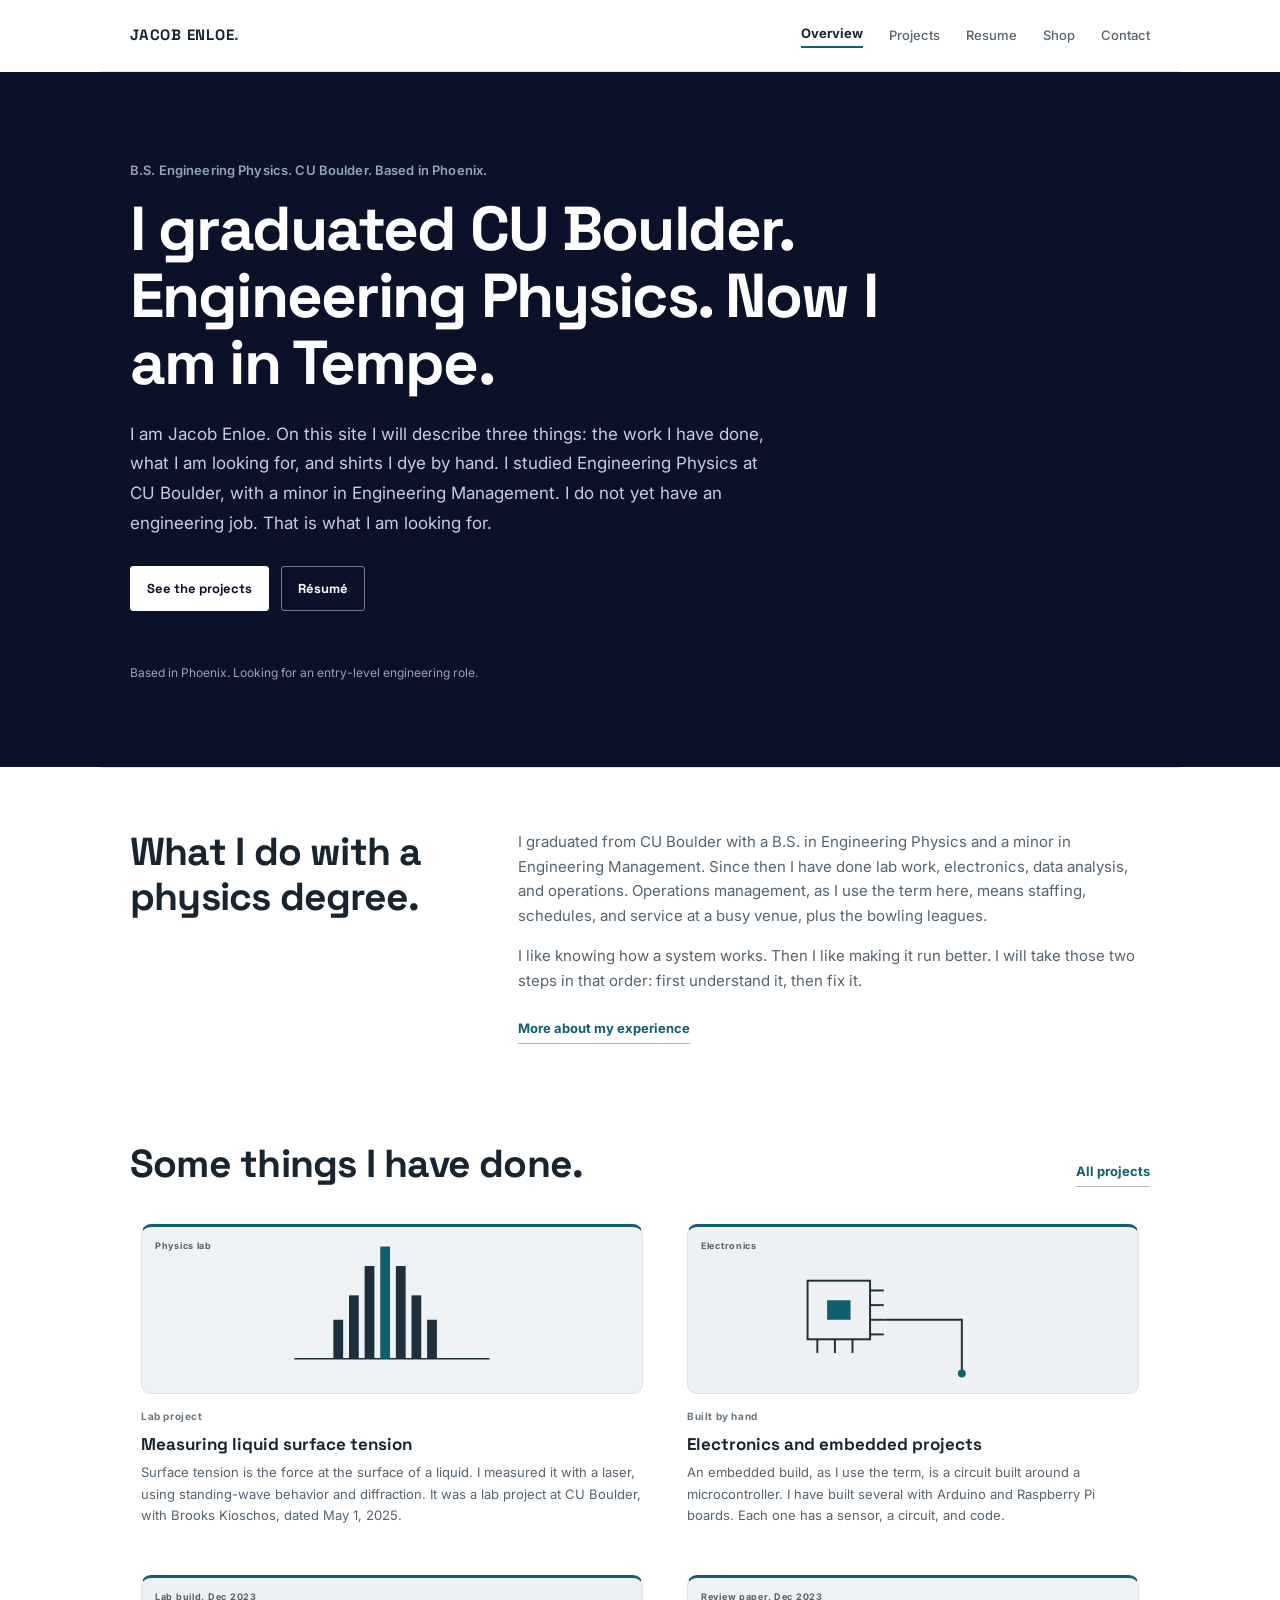
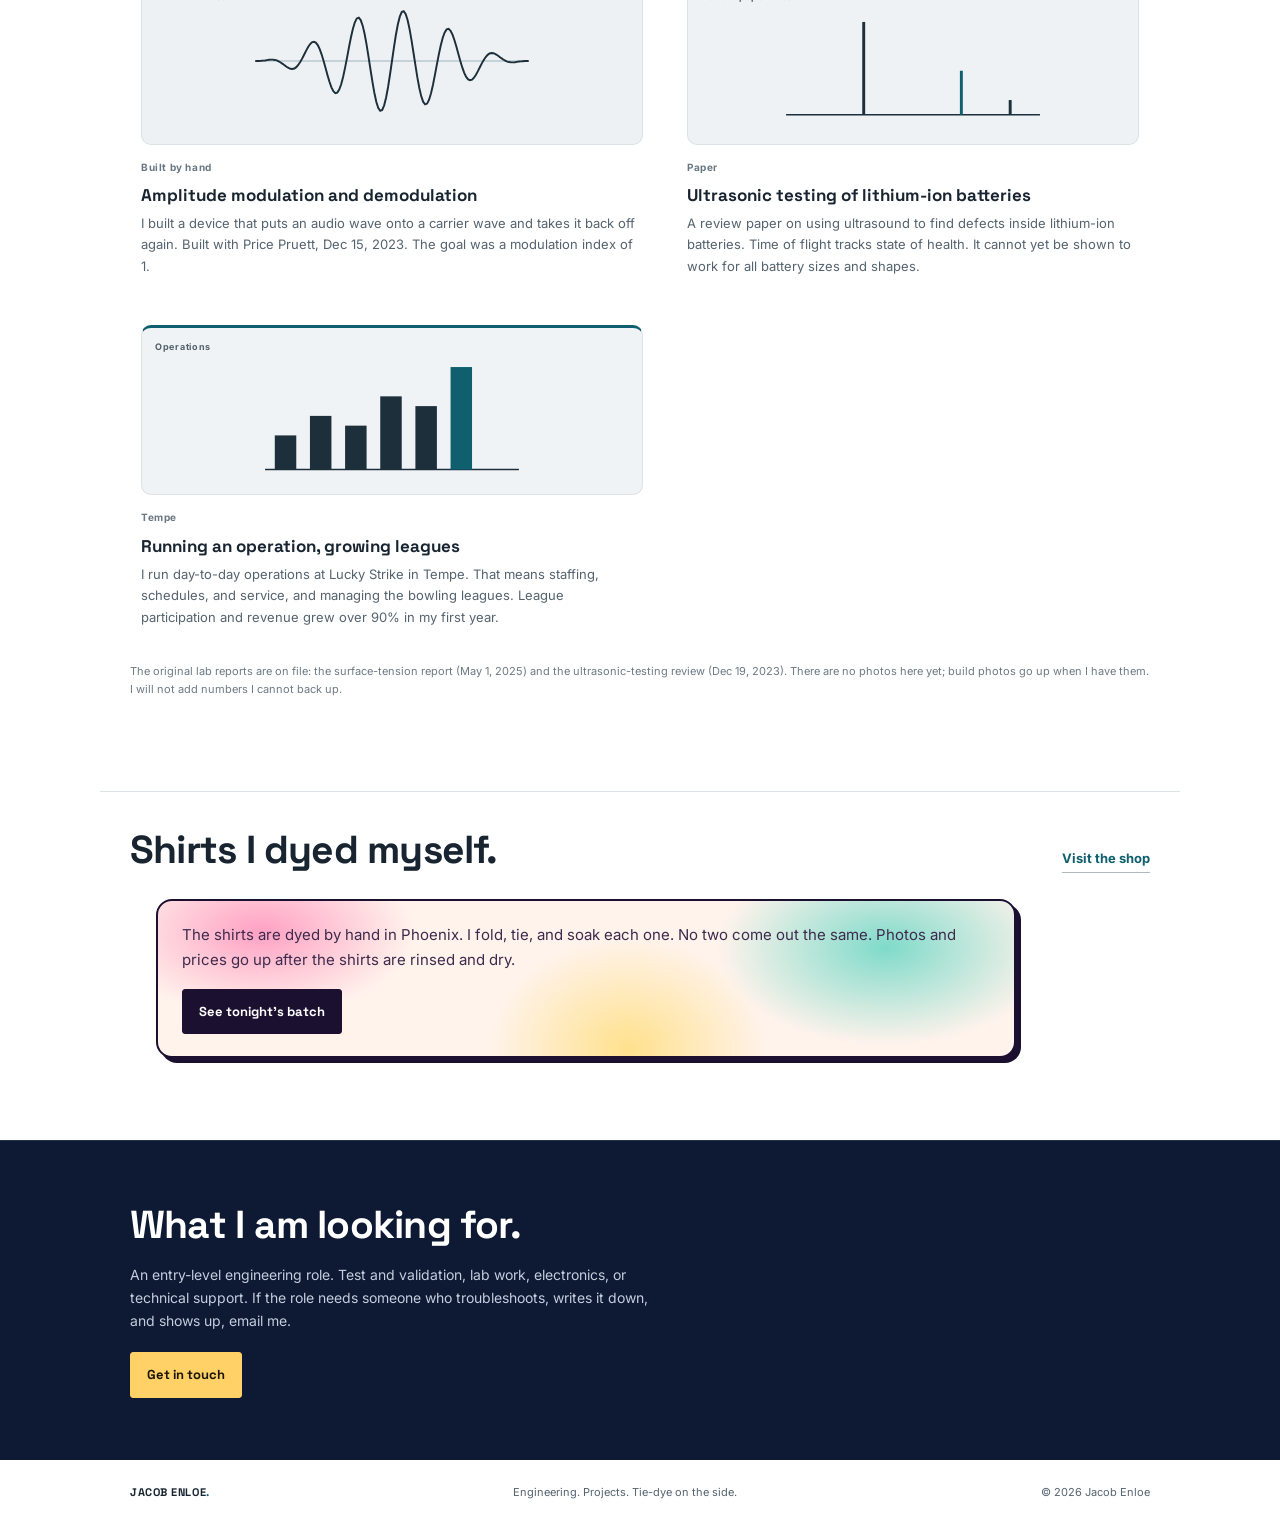
<file: index.html>
<!doctype html>
<html lang="en">
<head>
  <meta charset="utf-8">
  <meta name="viewport" content="width=device-width, initial-scale=1">
  <meta name="description" content="Jacob Enloe's engineering, technical projects, and professional experience.">
  <title>Jacob Enloe | Engineering &amp; Technical Portfolio</title>
  <link rel="preconnect" href="https://fonts.googleapis.com">
  <link rel="preconnect" href="https://fonts.gstatic.com" crossorigin>
  <link href="https://fonts.googleapis.com/css2?family=Inter:wght@400;500;600;700&amp;family=Space+Grotesk:wght@500;600;700&amp;display=swap" rel="stylesheet">
  <link rel="stylesheet" href="styles.css">
</head>
<body class="theme-portfolio">
  <header class="site-header">
    <a class="wordmark" href="index.html">JACOB ENLOE<span>.</span></a>
    <nav aria-label="Main navigation">
      <a class="active" href="index.html">Overview</a>
      <a href="projects.html">Projects</a>
      <a href="resume.html">Resume</a>
      <a href="shop.html">Shop</a>
      <a href="contact.html">Contact</a>
    </nav>
  </header>

  <main>
    <section class="hero">
      <p class="kicker">B.S. Engineering Physics. CU Boulder. Based in Phoenix.</p>
      <h1>I graduated CU Boulder. Engineering Physics. Now I am in Tempe.</h1>
      <p class="hero-copy">I am Jacob Enloe. On this site I will describe three things: the work I have done, what I am looking for, and shirts I dye by hand. I studied Engineering Physics at CU Boulder, with a minor in Engineering Management. I do not yet have an engineering job. That is what I am looking for.</p>
      <div class="hero-actions">
        <a class="button button-primary" href="projects.html">See the projects</a>
        <a class="button button-quiet" href="resume.html">Résumé</a>
      </div>
      <p class="hero-note">Based in Phoenix. Looking for an entry-level engineering role.</p>
    </section>

    <section class="section intro-grid">
      <div>
        <h2>What I do with a physics degree.</h2>
      </div>
      <div class="intro-text">
        <p>I graduated from CU Boulder with a B.S. in Engineering Physics and a minor in Engineering Management. Since then I have done lab work, electronics, data analysis, and operations. Operations management, as I use the term here, means staffing, schedules, and service at a busy venue, plus the bowling leagues.</p>
        <p>I like knowing how a system works. Then I like making it run better. I will take those two steps in that order: first understand it, then fix it.</p>
        <a class="text-link" href="resume.html">More about my experience</a>
      </div>
    </section>

    <section class="section projects-section">
      <div class="section-heading">
        <div><h2>Some things I have done.</h2></div>
        <a class="text-link" href="projects.html">All projects</a>
      </div>
      <div class="project-grid">
        <a class="project-card card-a" href="projects.html#surface-tension">
          <div class="project-visual visual-laser"><span class="visual-label">Physics lab</span><svg viewBox="0 0 320 170" preserveAspectRatio="xMidYMid meet" aria-hidden="true"><line x1="60" y1="135" x2="260" y2="135" stroke="#1d2f3a" stroke-width="1.5"/><g fill="#1d2f3a"><rect x="100" y="95" width="10" height="40"/><rect x="116" y="70" width="10" height="65"/><rect x="132" y="40" width="10" height="95"/><rect x="164" y="40" width="10" height="95"/><rect x="180" y="70" width="10" height="65"/><rect x="196" y="95" width="10" height="40"/></g><rect x="148" y="20" width="10" height="115" fill="#0f5f6e"/></svg></div>
          <div class="card-meta"><span>Lab project</span></div>
          <h3>Measuring liquid surface tension</h3>
          <p>Surface tension is the force at the surface of a liquid. I measured it with a laser, using standing-wave behavior and diffraction. It was a lab project at CU Boulder, with Brooks Kioschos, dated May 1, 2025.</p>
        </a>
        <a class="project-card card-b" href="projects.html#electronics">
          <div class="project-visual visual-circuit"><span class="visual-label">Electronics</span><svg viewBox="0 0 320 170" preserveAspectRatio="xMidYMid meet" aria-hidden="true"><rect x="52" y="55" width="64" height="60" fill="none" stroke="#1d2f3a" stroke-width="2"/><rect x="72" y="75" width="24" height="20" fill="#0f5f6e"/><g stroke="#1d2f3a" stroke-width="2"><line x1="116" y1="65" x2="130" y2="65"/><line x1="116" y1="80" x2="130" y2="80"/><line x1="116" y1="95" x2="130" y2="95"/><line x1="116" y1="110" x2="130" y2="110"/><line x1="62" y1="115" x2="62" y2="129"/><line x1="80" y1="115" x2="80" y2="129"/><line x1="98" y1="115" x2="98" y2="129"/></g><path d="M130 95 H210 V150" fill="none" stroke="#1d2f3a" stroke-width="2"/><circle cx="210" cy="150" r="4" fill="#0f5f6e"/></svg></div>
          <div class="card-meta"><span>Built by hand</span></div>
          <h3>Electronics and embedded projects</h3>
          <p>An embedded build, as I use the term, is a circuit built around a microcontroller. I have built several with Arduino and Raspberry Pi boards. Each one has a sensor, a circuit, and code.</p>
        </a>
        <a class="project-card card-e" href="projects.html#am-modulation">
          <div class="project-visual visual-circuit"><span class="visual-label">Lab build. Dec 2023</span><svg viewBox="0 0 320 170" preserveAspectRatio="xMidYMid meet" aria-hidden="true"><line x1="20" y1="85" x2="300" y2="85" stroke="#9fb0ba" stroke-width="1"/><path d="M20,85.0 L22,85.0 L24,84.9 L26,84.8 L28,84.6 L30,84.4 L32,84.1 L34,83.8 L36,83.6 L38,83.6 L40,83.9 L42,84.4 L44,85.3 L46,86.5 L48,87.9 L50,89.4 L52,90.9 L54,92.1 L56,93.0 L58,93.2 L60,92.7 L62,91.3 L64,89.1 L66,86.1 L68,82.6 L70,78.6 L72,74.6 L74,70.9 L76,67.9 L78,65.9 L80,65.3 L82,66.2 L84,68.7 L86,72.9 L88,78.4 L90,85.0 L92,92.2 L94,99.5 L96,106.3 L98,112.0 L100,116.0 L102,117.9 L104,117.4 L106,114.3 L108,108.8 L110,101.2 L112,91.8 L114,81.5 L116,70.8 L118,60.7 L120,52.0 L122,45.4 L124,41.4 L126,40.6 L128,43.1 L130,48.8 L132,57.4 L134,68.2 L136,80.7 L138,93.7 L140,106.4 L142,117.8 L144,127.0 L146,133.2 L148,136.0 L150,135.1 L152,130.4 L154,122.4 L156,111.6 L158,98.8 L160,85.0 L162,71.2 L164,58.4 L166,47.6 L168,39.6 L170,34.9 L172,34.0 L174,36.8 L176,43.0 L178,52.2 L180,63.6 L182,76.3 L184,89.3 L186,101.8 L188,112.6 L190,121.2 L192,126.9 L194,129.4 L196,128.6 L198,124.6 L200,118.0 L202,109.3 L204,99.2 L206,88.5 L208,78.2 L210,68.8 L212,61.2 L214,55.7 L216,52.6 L218,52.1 L220,54.0 L222,58.0 L224,63.7 L226,70.5 L228,77.8 L230,85.0 L232,91.6 L234,97.1 L236,101.3 L238,103.8 L240,104.7 L242,104.1 L244,102.1 L246,99.1 L248,95.4 L250,91.4 L252,87.4 L254,83.9 L256,80.9 L258,78.7 L260,77.3 L262,76.8 L264,77.0 L266,77.9 L268,79.1 L270,80.6 L272,82.1 L274,83.5 L276,84.7 L278,85.6 L280,86.1 L282,86.4 L284,86.4 L286,86.2 L288,85.9 L290,85.6 L292,85.4 L294,85.2 L296,85.1 L298,85.0 L300,85.0" fill="none" stroke="#1d2f3a" stroke-width="2"/></svg></div>
          <div class="card-meta"><span>Built by hand</span></div>
          <h3>Amplitude modulation and demodulation</h3>
          <p>I built a device that puts an audio wave onto a carrier wave and takes it back off again. Built with Price Pruett, Dec 15, 2023. The goal was a modulation index of 1.</p>
        </a>
        <a class="project-card card-c" href="projects.html#ultrasonic">
          <div class="project-visual visual-sonic"><span class="visual-label">Review paper. Dec 2023</span><svg viewBox="0 0 320 170" preserveAspectRatio="xMidYMid meet" aria-hidden="true"><line x1="30" y1="140" x2="290" y2="140" stroke="#1d2f3a" stroke-width="1.5"/><rect x="108" y="45" width="3" height="95" fill="#1d2f3a"/><rect x="208" y="95" width="3" height="45" fill="#0f5f6e"/><rect x="258" y="125" width="3" height="15" fill="#1d2f3a"/></svg></div>
          <div class="card-meta"><span>Paper</span></div>
          <h3>Ultrasonic testing of lithium-ion batteries</h3>
          <p>A review paper on using ultrasound to find defects inside lithium-ion batteries. Time of flight tracks state of health. It cannot yet be shown to work for all battery sizes and shapes.</p>
        </a>
        <a class="project-card card-d" href="projects.html#operations">
          <div class="project-visual visual-data"><span class="visual-label">Operations</span><svg viewBox="0 0 320 170" preserveAspectRatio="xMidYMid meet" aria-hidden="true"><line x1="30" y1="145" x2="290" y2="145" stroke="#1d2f3a" stroke-width="1.5"/><g fill="#1d2f3a"><rect x="40" y="110" width="22" height="35"/><rect x="76" y="90" width="22" height="55"/><rect x="112" y="100" width="22" height="45"/><rect x="148" y="70" width="22" height="75"/><rect x="184" y="80" width="22" height="65"/></g><rect x="220" y="40" width="22" height="105" fill="#0f5f6e"/></svg></div>
          <div class="card-meta"><span>Tempe</span></div>
          <h3>Running an operation, growing leagues</h3>
          <p>I run day-to-day operations at Lucky Strike in Tempe. That means staffing, schedules, and service, and managing the bowling leagues. League participation and revenue grew over 90% in my first year.</p>
        </a>
      </div>
      <p class="small-note">The original lab reports are on file: the surface-tension report (May 1, 2025) and the ultrasonic-testing review (Dec 19, 2023). There are no photos here yet; build photos go up when I have them. I will not add numbers I cannot back up.</p>
    </section>

    <section class="section projects-section shop-teaser">
      <div class="section-heading">
        <div><h2>Shirts I dyed myself.</h2></div>
        <a class="text-link" href="shop.html">Visit the shop</a>
      </div>
      <div class="shop-teaser-card"><p>The shirts are dyed by hand in Phoenix. I fold, tie, and soak each one. No two come out the same. Photos and prices go up after the shirts are rinsed and dry.</p>
      <div class="hero-actions">
        <a class="button button-primary" href="shop.html">See tonight's batch</a>
      </div></div>
    </section>

    <section class="closing-cta">
      <h2>What I am looking for.</h2>
      <p>An entry-level engineering role. Test and validation, lab work, electronics, or technical support. If the role needs someone who troubleshoots, writes it down, and shows up, email me.</p>
      <a class="button button-light" href="contact.html">Get in touch</a>
    </section>
  </main>

  <footer class="site-footer"><a class="wordmark" href="index.html">JACOB ENLOE<span>.</span></a><span>Engineering. Projects. Tie-dye on the side.</span><span>© <span id="year"></span> Jacob Enloe</span></footer>
  <script src="script.js"></script>
</body>
</html>
</file>
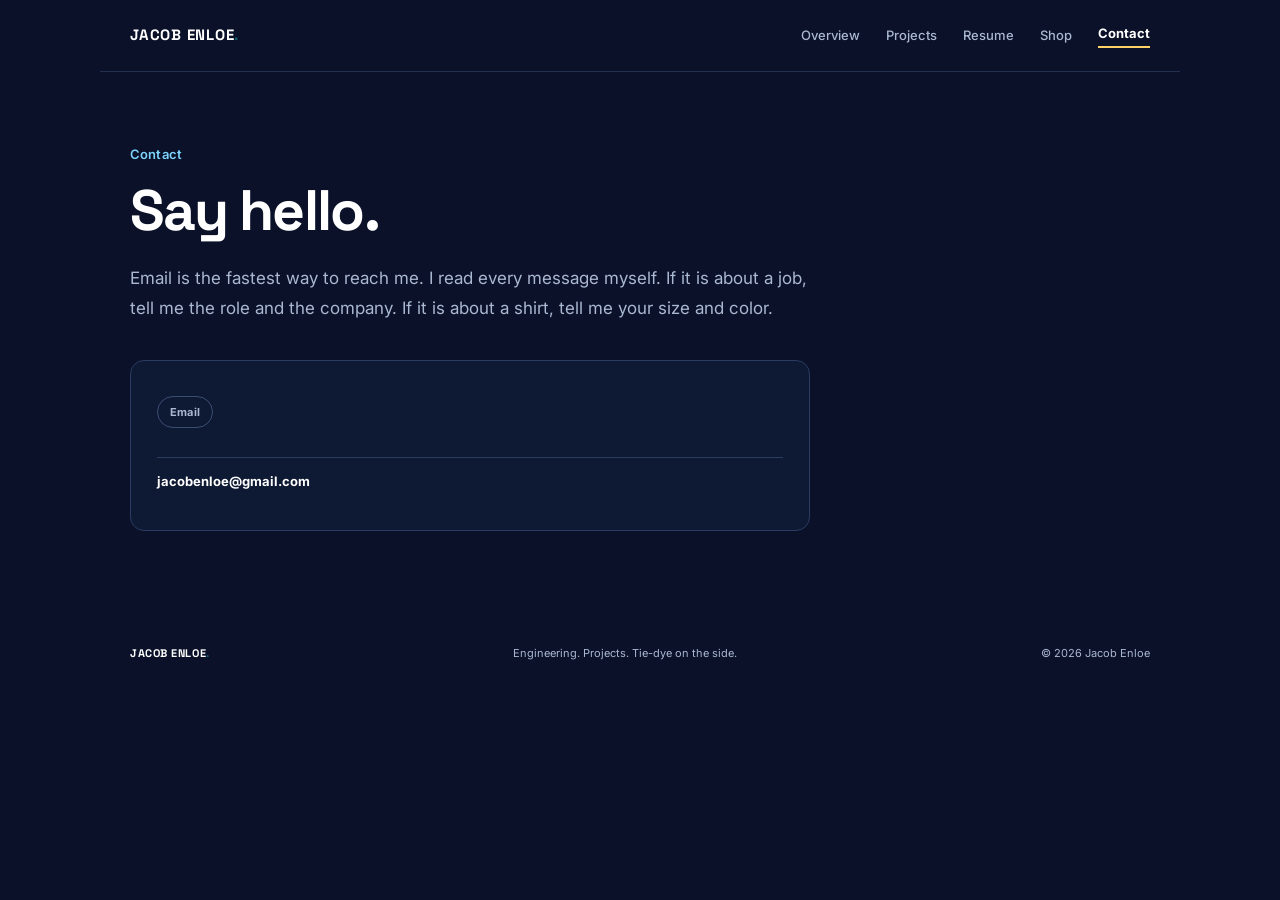
<file: contact.html>
<!doctype html>
<html lang="en">
<head>
  <meta charset="utf-8"><meta name="viewport" content="width=device-width, initial-scale=1">
  <meta name="description" content="Contact Jacob Enloe about technical opportunities and projects.">
  <title>Contact | Jacob Enloe</title><link rel="preconnect" href="https://fonts.googleapis.com">
  <link rel="preconnect" href="https://fonts.gstatic.com" crossorigin>
  <link href="https://fonts.googleapis.com/css2?family=Inter:wght@400;500;600;700&amp;family=Space+Grotesk:wght@500;600;700&amp;display=swap" rel="stylesheet">
  <link rel="stylesheet" href="styles.css">
</head>
<body class="theme-space">
<header class="site-header"><a class="wordmark" href="index.html">JACOB ENLOE<span>.</span></a><nav aria-label="Main navigation"><a href="index.html">Overview</a><a href="projects.html">Projects</a><a href="resume.html">Resume</a><a href="shop.html">Shop</a><a class="active" href="contact.html">Contact</a></nav></header>
<main>
  <section class="page-hero contact-hero"><p class="kicker">Contact</p><h1>Say hello.</h1><p class="hero-copy">Email is the fastest way to reach me. I read every message myself. If it is about a job, tell me the role and the company. If it is about a shirt, tell me your size and color.</p>
    <div class="contact-panel"><p class="mission-patch">Email</p><a class="contact-link" href="mailto:jacobenloe@gmail.com">jacobenloe@gmail.com</a></div>
  </section>
</main>
<footer class="site-footer"><a class="wordmark" href="index.html">JACOB ENLOE<span>.</span></a><span>Engineering. Projects. Tie-dye on the side.</span><span>© <span id="year"></span> Jacob Enloe</span></footer><script src="script.js"></script>
</body></html>
</file>
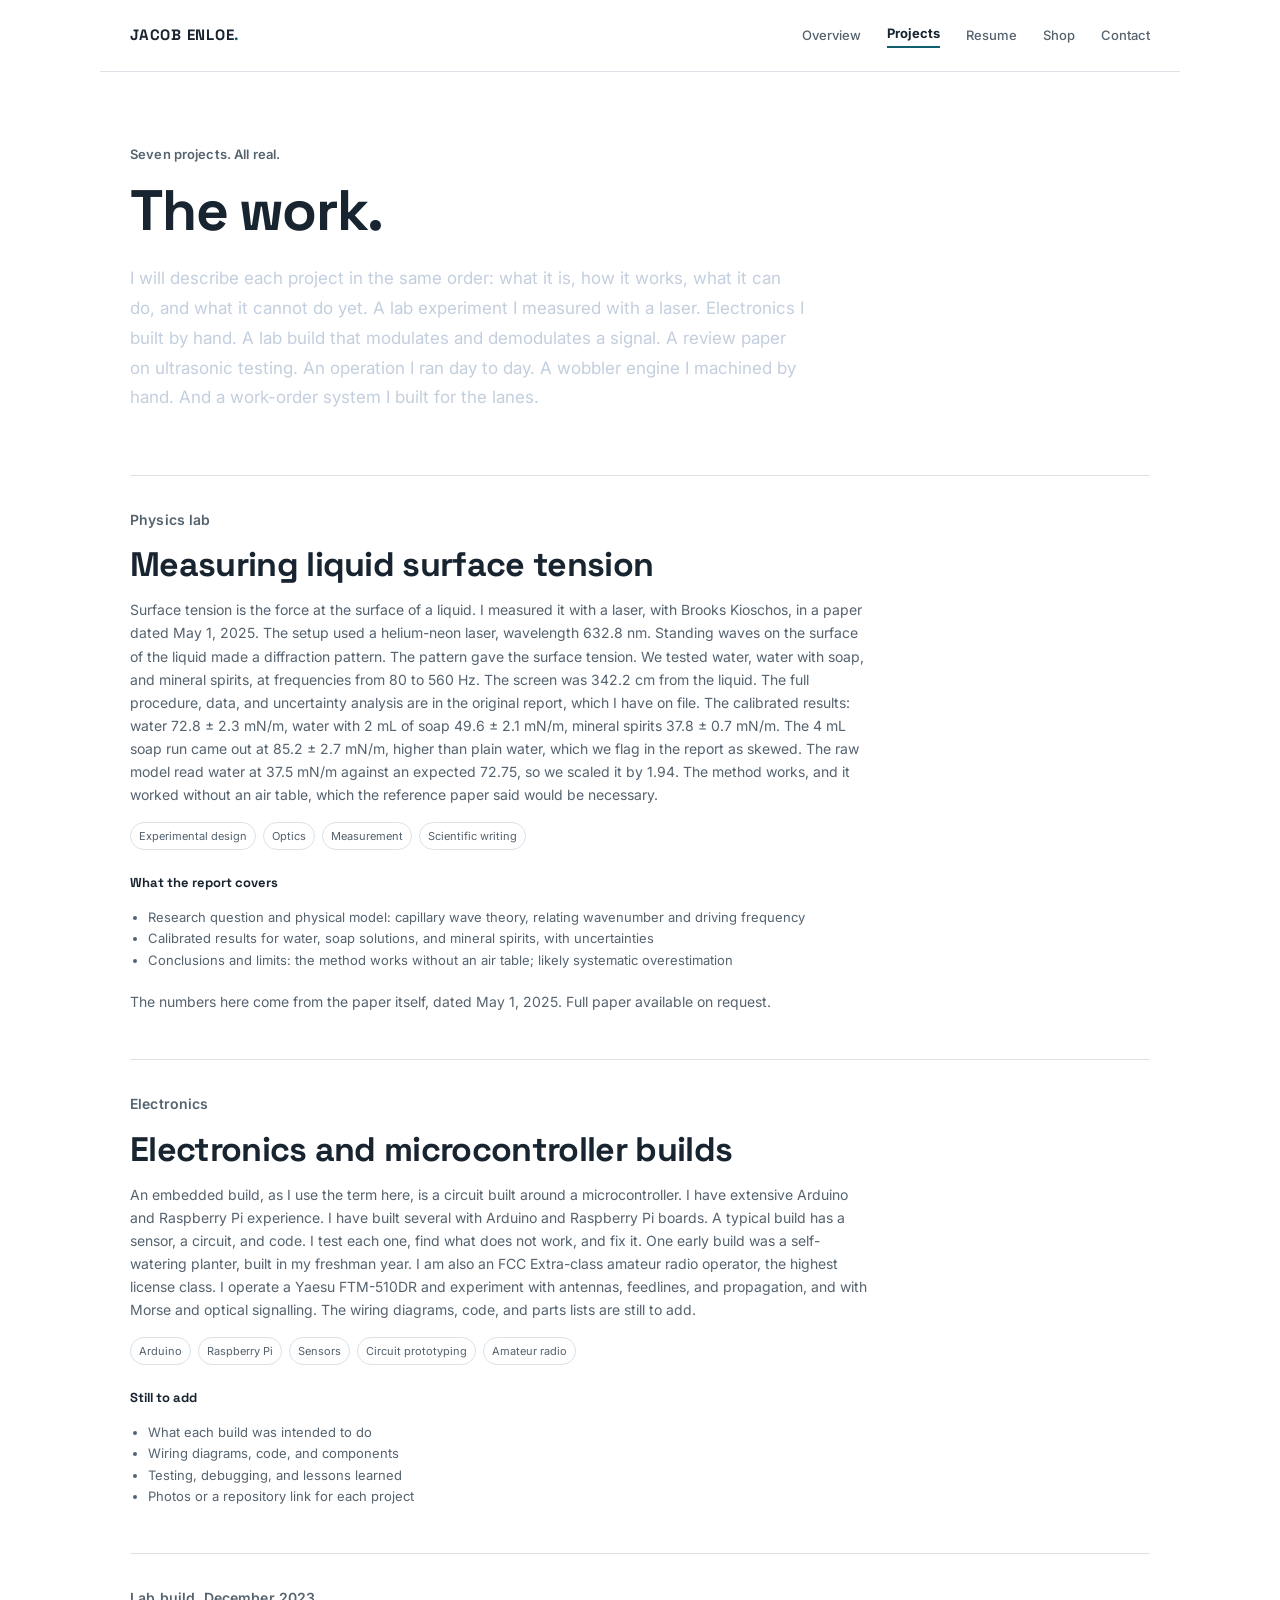
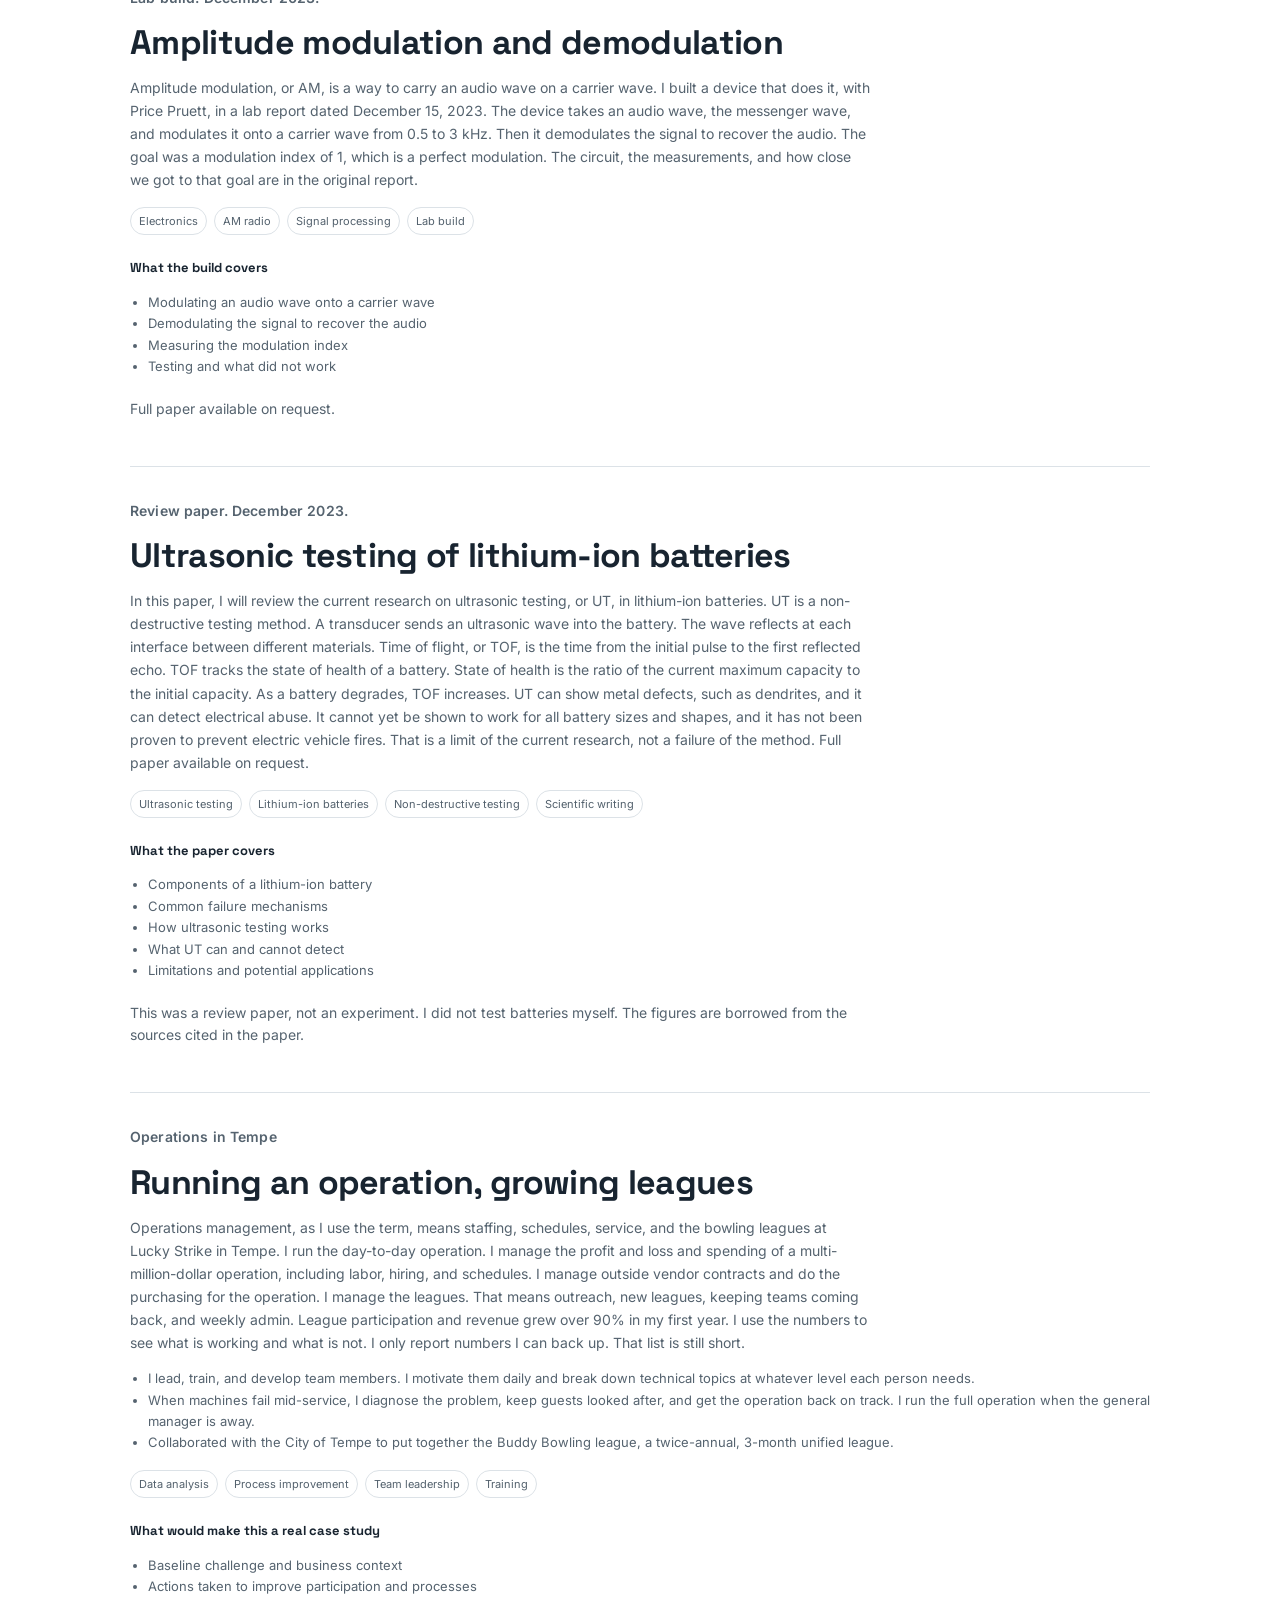
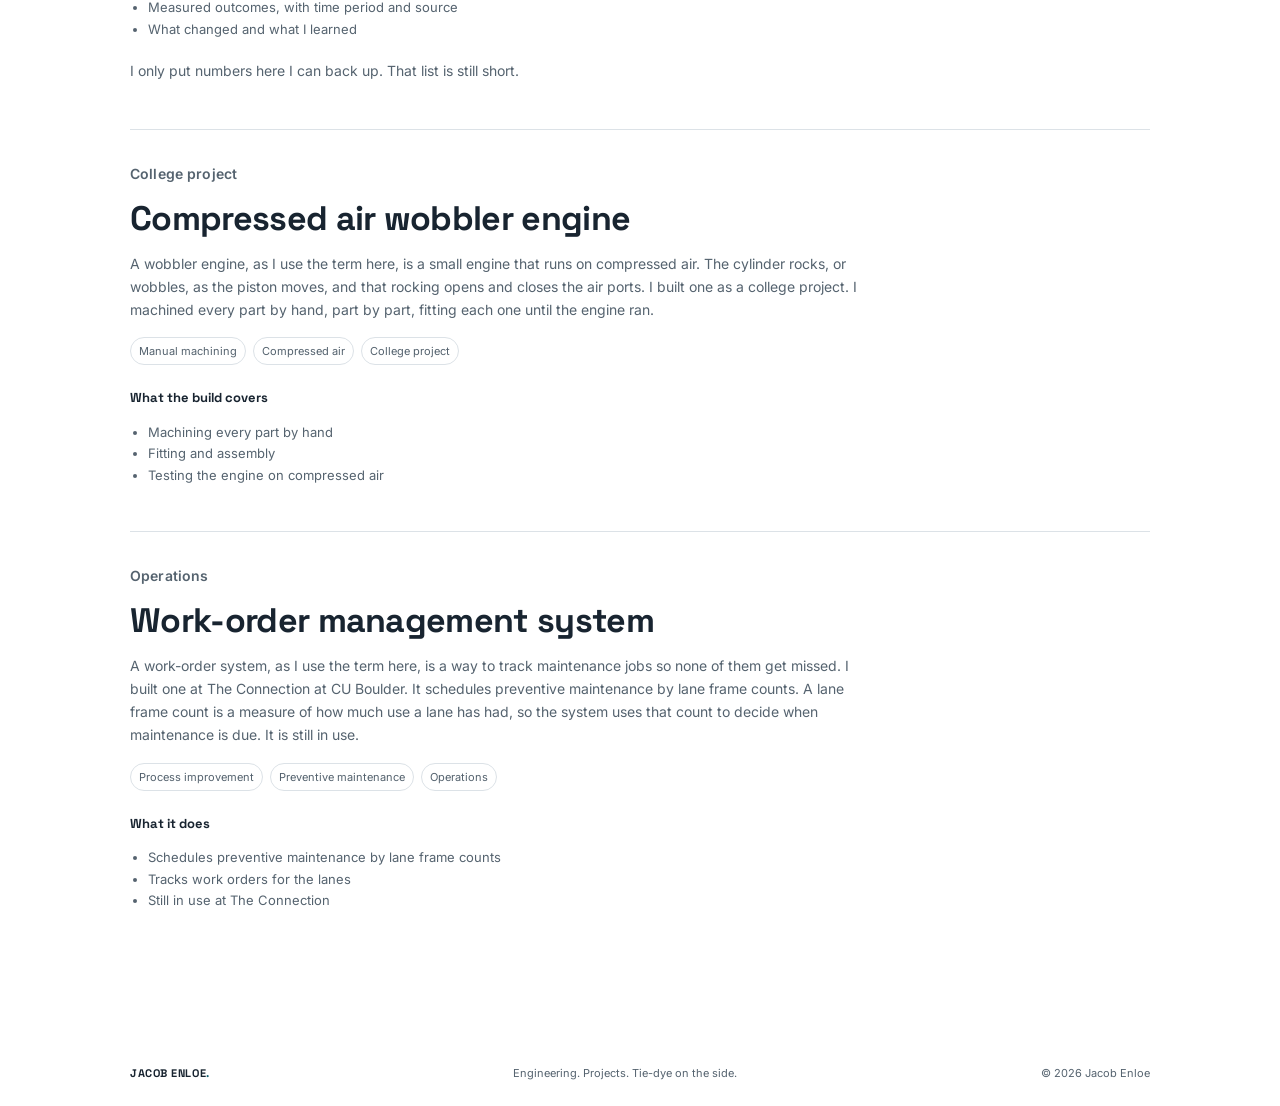
<file: projects.html>
<!doctype html>
<html lang="en">
<head>
  <meta charset="utf-8"><meta name="viewport" content="width=device-width, initial-scale=1">
  <meta name="description" content="Selected engineering, electronics, and operations projects by Jacob Enloe.">
  <title>Projects | Jacob Enloe</title>
  <link rel="preconnect" href="https://fonts.googleapis.com">
  <link rel="preconnect" href="https://fonts.gstatic.com" crossorigin>
  <link href="https://fonts.googleapis.com/css2?family=Inter:wght@400;500;600;700&amp;family=Space+Grotesk:wght@500;600;700&amp;display=swap" rel="stylesheet">
  <link rel="stylesheet" href="styles.css">
</head>
<body class="theme-portfolio">
<header class="site-header"><a class="wordmark" href="index.html">JACOB ENLOE<span>.</span></a><nav aria-label="Main navigation"><a href="index.html">Overview</a><a class="active" href="projects.html">Projects</a><a href="resume.html">Resume</a><a href="shop.html">Shop</a><a href="contact.html">Contact</a></nav></header>
<main>
  <section class="page-hero"><p class="kicker">Seven projects. All real.</p><h1>The work.</h1><p class="hero-copy">I will describe each project in the same order: what it is, how it works, what it can do, and what it cannot do yet. A lab experiment I measured with a laser. Electronics I built by hand. A lab build that modulates and demodulates a signal. A review paper on ultrasonic testing. An operation I ran day to day. A wobbler engine I machined by hand. And a work-order system I built for the lanes.</p></section>
  <section class="section project-detail-list">
    <article class="detail-card" id="surface-tension"><div><p class="kicker">Physics lab</p><h2>Measuring liquid surface tension</h2><p>Surface tension is the force at the surface of a liquid. I measured it with a laser, with Brooks Kioschos, in a paper dated May 1, 2025. The setup used a helium-neon laser, wavelength 632.8 nm. Standing waves on the surface of the liquid made a diffraction pattern. The pattern gave the surface tension. We tested water, water with soap, and mineral spirits, at frequencies from 80 to 560 Hz. The screen was 342.2 cm from the liquid. The full procedure, data, and uncertainty analysis are in the original report, which I have on file. The calibrated results: water 72.8 ± 2.3 mN/m, water with 2 mL of soap 49.6 ± 2.1 mN/m, mineral spirits 37.8 ± 0.7 mN/m. The 4 mL soap run came out at 85.2 ± 2.7 mN/m, higher than plain water, which we flag in the report as skewed. The raw model read water at 37.5 mN/m against an expected 72.75, so we scaled it by 1.94. The method works, and it worked without an air table, which the reference paper said would be necessary.</p><div class="tag-list"><span>Experimental design</span><span>Optics</span><span>Measurement</span><span>Scientific writing</span></div><h3>What the report covers</h3><ul><li>Research question and physical model: capillary wave theory, relating wavenumber and driving frequency</li><li>Calibrated results for water, soap solutions, and mineral spirits, with uncertainties</li><li>Conclusions and limits: the method works without an air table; likely systematic overestimation</li></ul><p class="small-note">The numbers here come from the paper itself, dated May 1, 2025. Full paper available on request.</p></div></article>
    <article class="detail-card detail-offset" id="electronics"><div><p class="kicker">Electronics</p><h2>Electronics and microcontroller builds</h2><p>An embedded build, as I use the term here, is a circuit built around a microcontroller. I have extensive Arduino and Raspberry Pi experience. I have built several with Arduino and Raspberry Pi boards. A typical build has a sensor, a circuit, and code. I test each one, find what does not work, and fix it. One early build was a self-watering planter, built in my freshman year. I am also an FCC Extra-class amateur radio operator, the highest license class. I operate a Yaesu FTM-510DR and experiment with antennas, feedlines, and propagation, and with Morse and optical signalling. The wiring diagrams, code, and parts lists are still to add.</p><div class="tag-list"><span>Arduino</span><span>Raspberry Pi</span><span>Sensors</span><span>Circuit prototyping</span><span>Amateur radio</span></div><h3>Still to add</h3><ul><li>What each build was intended to do</li><li>Wiring diagrams, code, and components</li><li>Testing, debugging, and lessons learned</li><li>Photos or a repository link for each project</li></ul></div></article>
    <article class="detail-card" id="am-modulation"><div><p class="kicker">Lab build. December 2023.</p><h2>Amplitude modulation and demodulation</h2><p>Amplitude modulation, or AM, is a way to carry an audio wave on a carrier wave. I built a device that does it, with Price Pruett, in a lab report dated December 15, 2023. The device takes an audio wave, the messenger wave, and modulates it onto a carrier wave from 0.5 to 3 kHz. Then it demodulates the signal to recover the audio. The goal was a modulation index of 1, which is a perfect modulation. The circuit, the measurements, and how close we got to that goal are in the original report.</p><div class="tag-list"><span>Electronics</span><span>AM radio</span><span>Signal processing</span><span>Lab build</span></div><h3>What the build covers</h3><ul><li>Modulating an audio wave onto a carrier wave</li><li>Demodulating the signal to recover the audio</li><li>Measuring the modulation index</li><li>Testing and what did not work</li></ul><p class="small-note">Full paper available on request.</p></div></article>
    <article class="detail-card detail-offset" id="ultrasonic"><div><p class="kicker">Review paper. December 2023.</p><h2>Ultrasonic testing of lithium-ion batteries</h2><p>In this paper, I will review the current research on ultrasonic testing, or UT, in lithium-ion batteries. UT is a non-destructive testing method. A transducer sends an ultrasonic wave into the battery. The wave reflects at each interface between different materials. Time of flight, or TOF, is the time from the initial pulse to the first reflected echo. TOF tracks the state of health of a battery. State of health is the ratio of the current maximum capacity to the initial capacity. As a battery degrades, TOF increases. UT can show metal defects, such as dendrites, and it can detect electrical abuse. It cannot yet be shown to work for all battery sizes and shapes, and it has not been proven to prevent electric vehicle fires. That is a limit of the current research, not a failure of the method. Full paper available on request.</p><div class="tag-list"><span>Ultrasonic testing</span><span>Lithium-ion batteries</span><span>Non-destructive testing</span><span>Scientific writing</span></div><h3>What the paper covers</h3><ul><li>Components of a lithium-ion battery</li><li>Common failure mechanisms</li><li>How ultrasonic testing works</li><li>What UT can and cannot detect</li><li>Limitations and potential applications</li></ul><p class="small-note">This was a review paper, not an experiment. I did not test batteries myself. The figures are borrowed from the sources cited in the paper.</p></div></article>
    <article class="detail-card detail-offset" id="operations"><div><p class="kicker">Operations in Tempe</p><h2>Running an operation, growing leagues</h2><p>Operations management, as I use the term, means staffing, schedules, service, and the bowling leagues at Lucky Strike in Tempe. I run the day-to-day operation. I manage the profit and loss and spending of a multi-million-dollar operation, including labor, hiring, and schedules. I manage outside vendor contracts and do the purchasing for the operation. I manage the leagues. That means outreach, new leagues, keeping teams coming back, and weekly admin. League participation and revenue grew over 90% in my first year. I use the numbers to see what is working and what is not. I only report numbers I can back up. That list is still short.</p><ul><li>I lead, train, and develop team members. I motivate them daily and break down technical topics at whatever level each person needs.</li><li>When machines fail mid-service, I diagnose the problem, keep guests looked after, and get the operation back on track. I run the full operation when the general manager is away.</li><li>Collaborated with the City of Tempe to put together the Buddy Bowling league, a twice-annual, 3-month unified league.</li></ul><div class="tag-list"><span>Data analysis</span><span>Process improvement</span><span>Team leadership</span><span>Training</span></div><h3>What would make this a real case study</h3><ul><li>Baseline challenge and business context</li><li>Actions taken to improve participation and processes</li><li>Measured outcomes, with time period and source</li><li>What changed and what I learned</li></ul><p class="small-note">I only put numbers here I can back up. That list is still short.</p></div></article>
    <article class="detail-card" id="wobbler-engine"><div><p class="kicker">College project</p><h2>Compressed air wobbler engine</h2><p>A wobbler engine, as I use the term here, is a small engine that runs on compressed air. The cylinder rocks, or wobbles, as the piston moves, and that rocking opens and closes the air ports. I built one as a college project. I machined every part by hand, part by part, fitting each one until the engine ran.</p><div class="tag-list"><span>Manual machining</span><span>Compressed air</span><span>College project</span></div><h3>What the build covers</h3><ul><li>Machining every part by hand</li><li>Fitting and assembly</li><li>Testing the engine on compressed air</li></ul></div></article>
    <article class="detail-card detail-offset" id="work-order-system"><div><p class="kicker">Operations</p><h2>Work-order management system</h2><p>A work-order system, as I use the term here, is a way to track maintenance jobs so none of them get missed. I built one at The Connection at CU Boulder. It schedules preventive maintenance by lane frame counts. A lane frame count is a measure of how much use a lane has had, so the system uses that count to decide when maintenance is due. It is still in use.</p><div class="tag-list"><span>Process improvement</span><span>Preventive maintenance</span><span>Operations</span></div><h3>What it does</h3><ul><li>Schedules preventive maintenance by lane frame counts</li><li>Tracks work orders for the lanes</li><li>Still in use at The Connection</li></ul></div></article>
  </section>
</main>
<footer class="site-footer"><a class="wordmark" href="index.html">JACOB ENLOE<span>.</span></a><span>Engineering. Projects. Tie-dye on the side.</span><span>© <span id="year"></span> Jacob Enloe</span></footer><script src="script.js"></script>
</body></html>
</file>
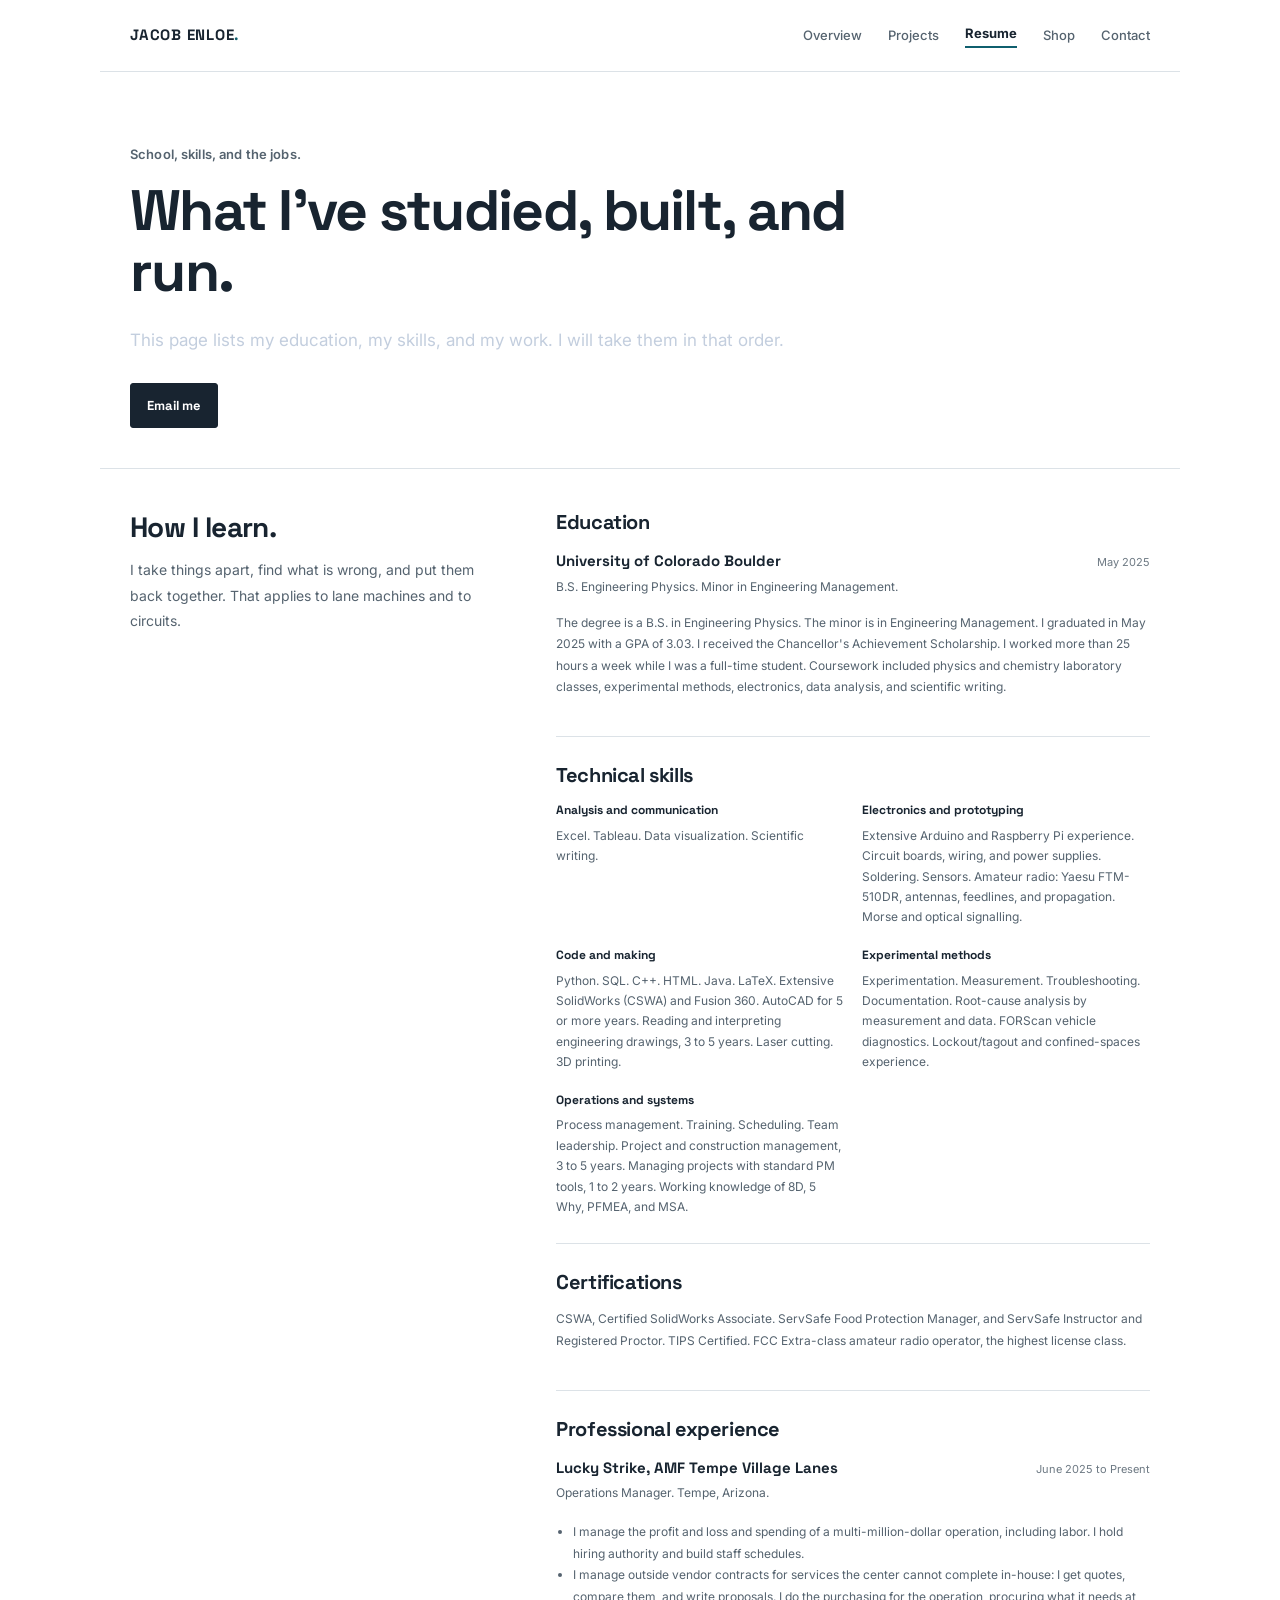
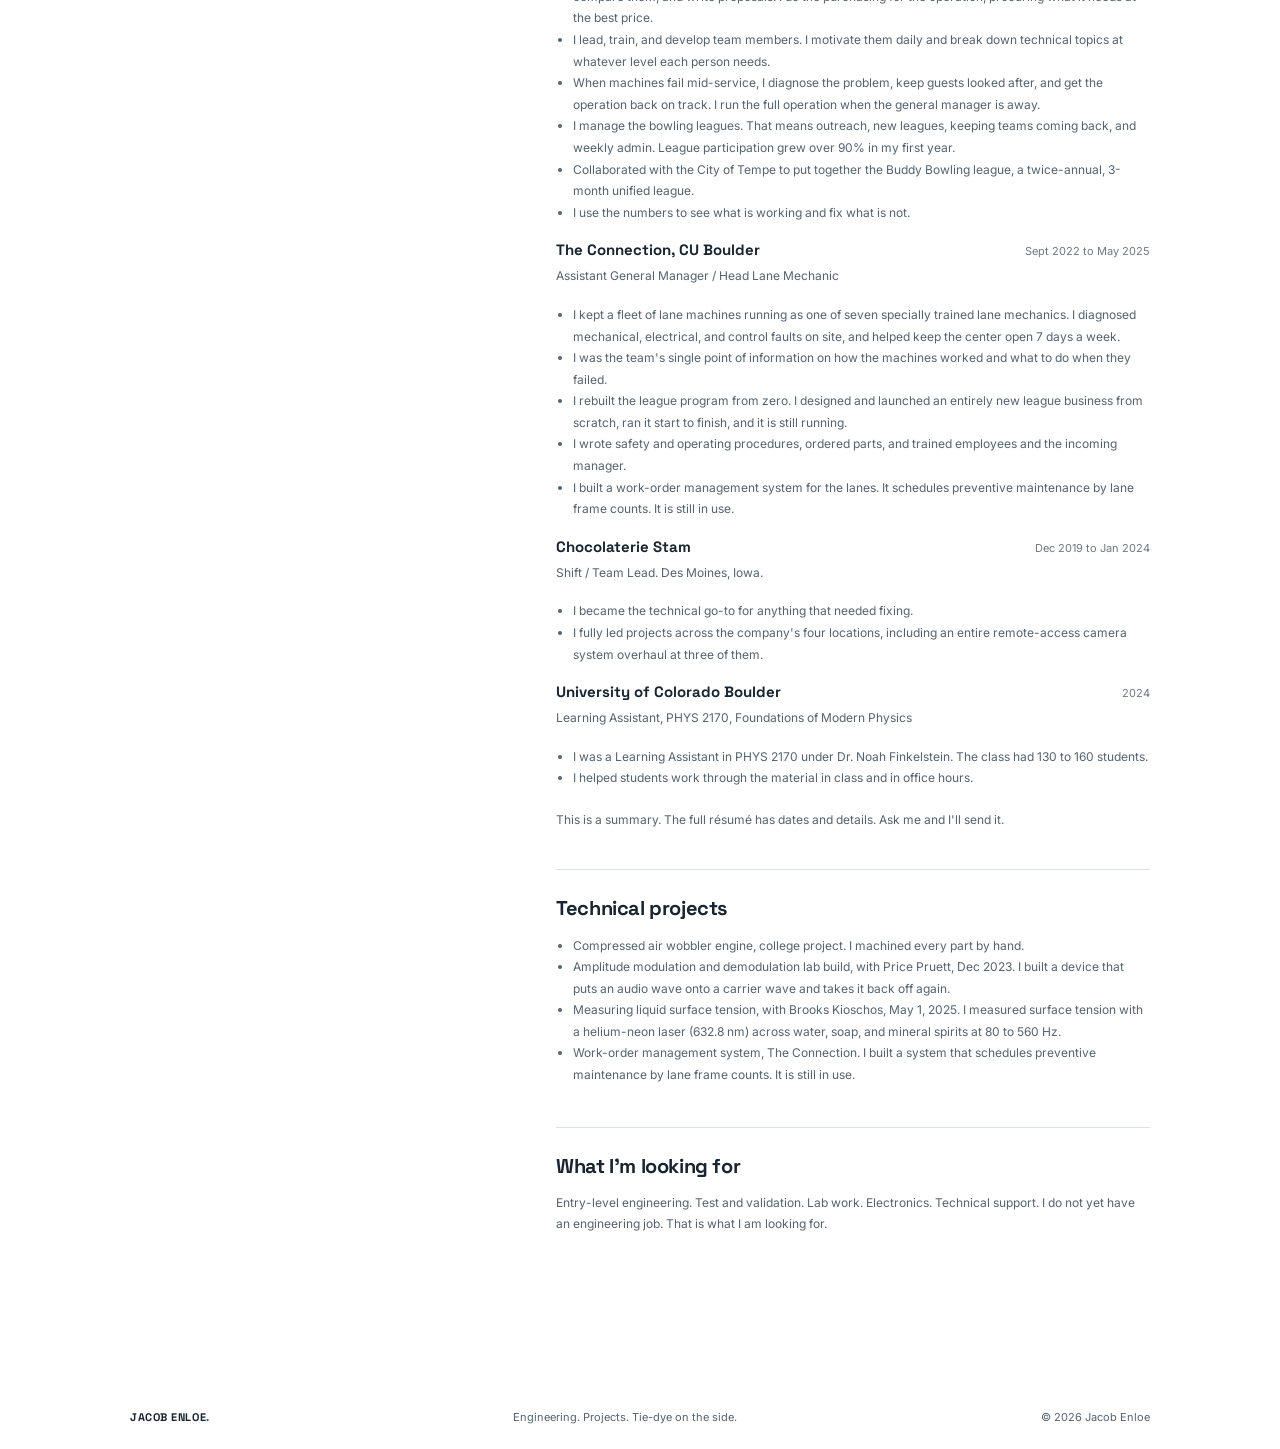
<file: resume.html>
<!doctype html>
<html lang="en">
<head>
  <meta charset="utf-8"><meta name="viewport" content="width=device-width, initial-scale=1">
  <meta name="description" content="Education, technical skills, and professional experience for Jacob Enloe.">
  <title>Résumé | Jacob Enloe</title>
  <link rel="preconnect" href="https://fonts.googleapis.com">
  <link rel="preconnect" href="https://fonts.gstatic.com" crossorigin>
  <link href="https://fonts.googleapis.com/css2?family=Inter:wght@400;500;600;700&amp;family=Space+Grotesk:wght@500;600;700&amp;display=swap" rel="stylesheet">
  <link rel="stylesheet" href="styles.css">
</head>
<body class="theme-portfolio">
<header class="site-header"><a class="wordmark" href="index.html">JACOB ENLOE<span>.</span></a><nav aria-label="Main navigation"><a href="index.html">Overview</a><a href="projects.html">Projects</a><a class="active" href="resume.html">Resume</a><a href="shop.html">Shop</a><a href="contact.html">Contact</a></nav></header>
<main>
  <section class="page-hero resume-hero"><p class="kicker">School, skills, and the jobs.</p><h1>What I've studied, built, and run.</h1><p class="hero-copy">This page lists my education, my skills, and my work. I will take them in that order.</p><div class="hero-actions"><a class="button button-primary" href="contact.html">Email me</a></div></section>
  <section class="section resume-layout">
    <aside><h2>How I learn.</h2><p class="muted">I take things apart, find what is wrong, and put them back together. That applies to lane machines and to circuits.</p></aside>
    <div class="resume-content">
      <section class="resume-block"><h2 class="block-title">Education</h2><div class="resume-entry"><div><h3>University of Colorado Boulder</h3><p>B.S. Engineering Physics. Minor in Engineering Management.</p></div><span class="entry-date">May 2025</span></div><p>The degree is a B.S. in Engineering Physics. The minor is in Engineering Management. I graduated in May 2025 with a GPA of 3.03. I received the Chancellor's Achievement Scholarship. I worked more than 25 hours a week while I was a full-time student. Coursework included physics and chemistry laboratory classes, experimental methods, electronics, data analysis, and scientific writing.</p></section>
      <section class="resume-block"><h2 class="block-title">Technical skills</h2><div class="skill-grid"><div><h4>Analysis and communication</h4><p>Excel. Tableau. Data visualization. Scientific writing.</p></div><div><h4>Electronics and prototyping</h4><p>Extensive Arduino and Raspberry Pi experience. Circuit boards, wiring, and power supplies. Soldering. Sensors. Amateur radio: Yaesu FTM-510DR, antennas, feedlines, and propagation. Morse and optical signalling.</p></div><div><h4>Code and making</h4><p>Python. SQL. C++. HTML. Java. LaTeX. Extensive SolidWorks (CSWA) and Fusion 360. AutoCAD for 5 or more years. Reading and interpreting engineering drawings, 3 to 5 years. Laser cutting. 3D printing.</p></div><div><h4>Experimental methods</h4><p>Experimentation. Measurement. Troubleshooting. Documentation. Root-cause analysis by measurement and data. FORScan vehicle diagnostics. Lockout/tagout and confined-spaces experience.</p></div><div><h4>Operations and systems</h4><p>Process management. Training. Scheduling. Team leadership. Project and construction management, 3 to 5 years. Managing projects with standard PM tools, 1 to 2 years. Working knowledge of 8D, 5 Why, PFMEA, and MSA.</p></div></div></section>
      <section class="resume-block"><h2 class="block-title">Certifications</h2><p>CSWA, Certified SolidWorks Associate. ServSafe Food Protection Manager, and ServSafe Instructor and Registered Proctor. TIPS Certified. FCC Extra-class amateur radio operator, the highest license class.</p></section>
      <section class="resume-block"><h2 class="block-title">Professional experience</h2><div class="resume-entry"><div><h3>Lucky Strike, AMF Tempe Village Lanes</h3><p>Operations Manager. Tempe, Arizona.</p></div><span class="entry-date">June 2025 to Present</span></div><ul><li>I manage the profit and loss and spending of a multi-million-dollar operation, including labor. I hold hiring authority and build staff schedules.</li><li>I manage outside vendor contracts for services the center cannot complete in-house: I get quotes, compare them, and write proposals. I do the purchasing for the operation, procuring what it needs at the best price.</li><li>I lead, train, and develop team members. I motivate them daily and break down technical topics at whatever level each person needs.</li><li>When machines fail mid-service, I diagnose the problem, keep guests looked after, and get the operation back on track. I run the full operation when the general manager is away.</li><li>I manage the bowling leagues. That means outreach, new leagues, keeping teams coming back, and weekly admin. League participation grew over 90% in my first year.</li><li>Collaborated with the City of Tempe to put together the Buddy Bowling league, a twice-annual, 3-month unified league.</li><li>I use the numbers to see what is working and fix what is not.</li></ul><div class="resume-entry"><div><h3>The Connection, CU Boulder</h3><p>Assistant General Manager / Head Lane Mechanic</p></div><span class="entry-date">Sept 2022 to May 2025</span></div><ul><li>I kept a fleet of lane machines running as one of seven specially trained lane mechanics. I diagnosed mechanical, electrical, and control faults on site, and helped keep the center open 7 days a week.</li><li>I was the team's single point of information on how the machines worked and what to do when they failed.</li><li>I rebuilt the league program from zero. I designed and launched an entirely new league business from scratch, ran it start to finish, and it is still running.</li><li>I wrote safety and operating procedures, ordered parts, and trained employees and the incoming manager.</li><li>I built a work-order management system for the lanes. It schedules preventive maintenance by lane frame counts. It is still in use.</li></ul><div class="resume-entry"><div><h3>Chocolaterie Stam</h3><p>Shift / Team Lead. Des Moines, Iowa.</p></div><span class="entry-date">Dec 2019 to Jan 2024</span></div><ul><li>I became the technical go-to for anything that needed fixing.</li><li>I fully led projects across the company's four locations, including an entire remote-access camera system overhaul at three of them.</li></ul><div class="resume-entry"><div><h3>University of Colorado Boulder</h3><p>Learning Assistant, PHYS 2170, Foundations of Modern Physics</p></div><span class="entry-date">2024</span></div><ul><li>I was a Learning Assistant in PHYS 2170 under Dr. Noah Finkelstein. The class had 130 to 160 students.</li><li>I helped students work through the material in class and in office hours.</li></ul><p class="small-note">This is a summary. The full résumé has dates and details. Ask me and I'll send it.</p></section>
      <section class="resume-block"><h2 class="block-title">Technical projects</h2><ul><li>Compressed air wobbler engine, college project. I machined every part by hand.</li><li>Amplitude modulation and demodulation lab build, with Price Pruett, Dec 2023. I built a device that puts an audio wave onto a carrier wave and takes it back off again.</li><li>Measuring liquid surface tension, with Brooks Kioschos, May 1, 2025. I measured surface tension with a helium-neon laser (632.8 nm) across water, soap, and mineral spirits at 80 to 560 Hz.</li><li>Work-order management system, The Connection. I built a system that schedules preventive maintenance by lane frame counts. It is still in use.</li></ul></section><section class="resume-block"><h2 class="block-title">What I'm looking for</h2><p>Entry-level engineering. Test and validation. Lab work. Electronics. Technical support. I do not yet have an engineering job. That is what I am looking for.</p></section>
    </div>
  </section>
</main>
<footer class="site-footer"><a class="wordmark" href="index.html">JACOB ENLOE<span>.</span></a><span>Engineering. Projects. Tie-dye on the side.</span><span>© <span id="year"></span> Jacob Enloe</span></footer><script src="script.js"></script>
</body></html>
</file>
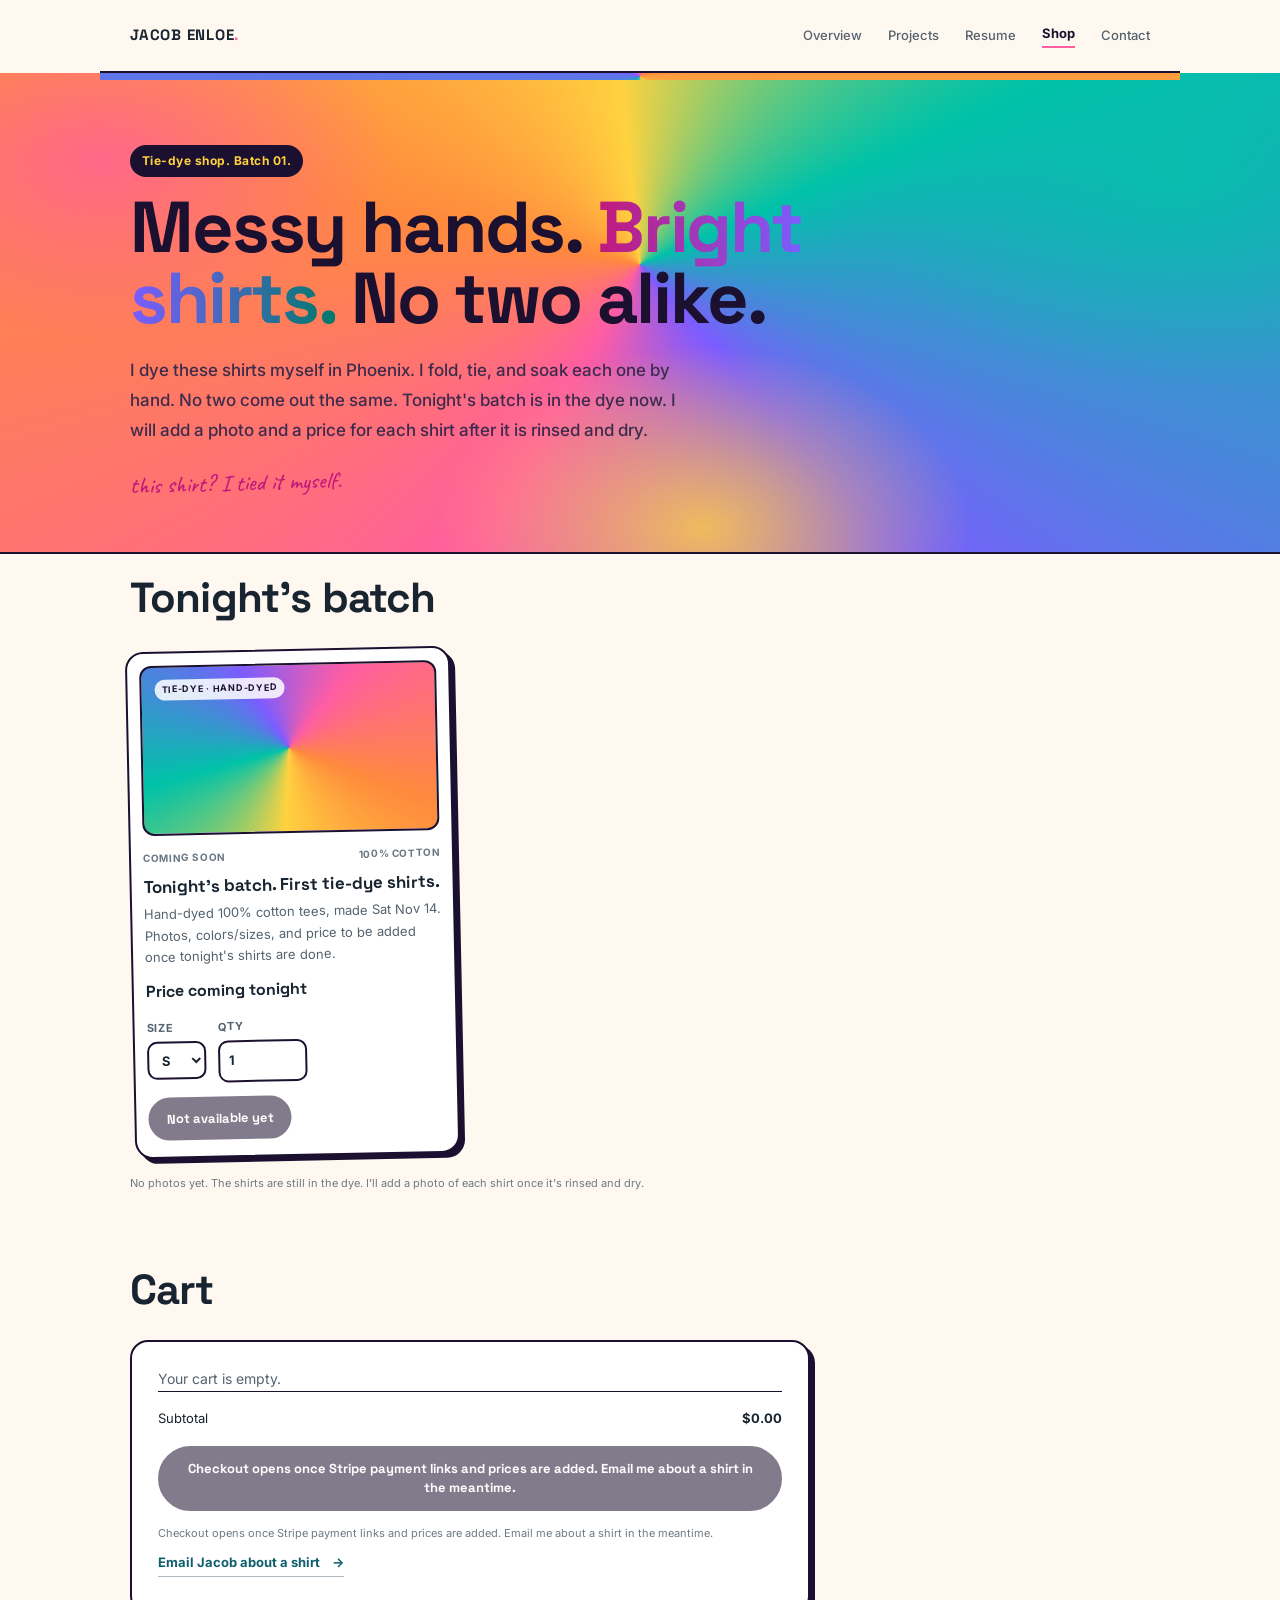
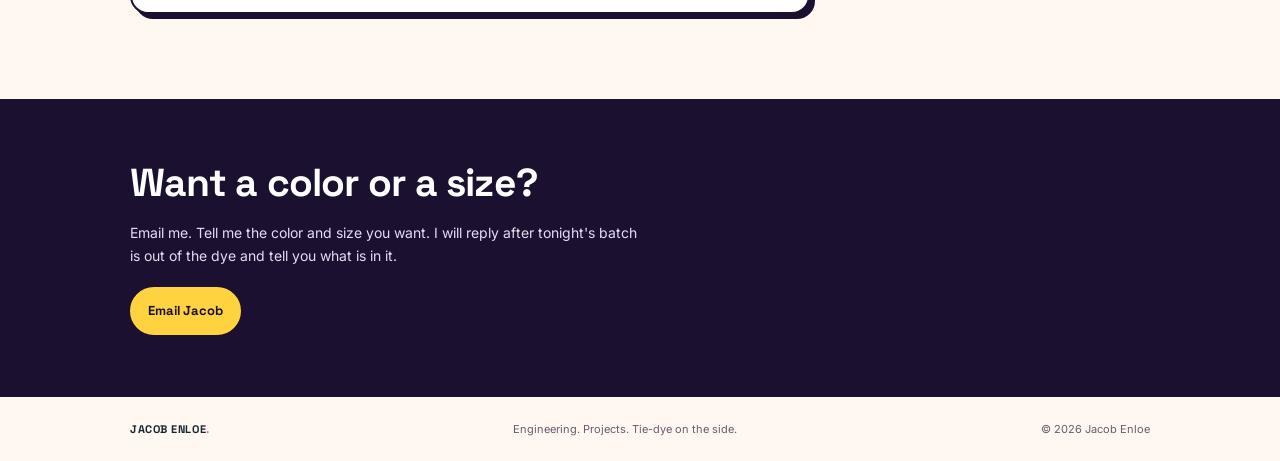
<file: shop.html>
<!doctype html>
<html lang="en">
<head>
  <meta charset="utf-8">
  <meta name="viewport" content="width=device-width, initial-scale=1">
  <meta name="description" content="Hand-dyed tie-dye shirts by Jacob Enloe, made in Phoenix.">
  <title>Shop | Jacob Enloe</title>
  <link rel="preconnect" href="https://fonts.googleapis.com">
  <link rel="preconnect" href="https://fonts.gstatic.com" crossorigin>
  <link href="https://fonts.googleapis.com/css2?family=Caveat:wght@500;600&amp;family=Inter:wght@400;500;600;700&amp;family=Space+Grotesk:wght@500;600;700&amp;display=swap" rel="stylesheet">
  <link rel="stylesheet" href="styles.css">
</head>
<body class="theme-shop">
  <header class="site-header">
    <a class="wordmark" href="index.html">JACOB ENLOE<span>.</span></a>
    <nav aria-label="Main navigation">
      <a href="index.html">Overview</a>
      <a href="projects.html">Projects</a>
      <a href="resume.html">Resume</a>
      <a class="active" href="shop.html">Shop</a>
      <a href="contact.html">Contact</a>
    </nav>
  </header>

  <main>
    <section class="page-hero">
      <p class="shop-pill">Tie-dye shop. Batch 01.</p>
      <h1>Messy hands. <span class="swirl-word">Bright shirts.</span> No two alike.</h1>
      <p class="hero-copy">I dye these shirts myself in Phoenix. I fold, tie, and soak each one by hand. No two come out the same. Tonight's batch is in the dye now. I will add a photo and a price for each shirt after it is rinsed and dry.</p>
      <p class="hand-note">this shirt? I tied it myself.</p>
    </section>

    <section class="section shop-section">
      <div class="section-heading">
        <div><h2>Tonight's batch</h2></div>
      </div>
      <div class="shop-grid" id="product-grid">
        <p class="muted">Loading shirts…</p>
      </div>
      <p class="small-note">No photos yet. The shirts are still in the dye. I'll add a photo of each shirt once it's rinsed and dry.</p>
    </section>

    <section class="section cart-section">
      <div class="section-heading">
        <div><h2>Cart</h2></div>
      </div>
      <div class="cart-panel">
        <div id="cart-items"></div>
        <div class="cart-total"><span>Subtotal</span><strong id="cart-subtotal">$0.00</strong></div>
        <button type="button" class="button button-primary checkout-button" id="checkout-button" disabled>Checkout opens once Stripe payment links and prices are added. Email me about a shirt in the meantime.</button>
        <p class="small-note" id="checkout-note">Checkout opens once Stripe payment links and prices are added. Email me about a shirt in the meantime. <a class="text-link" href="mailto:jacobenloe@gmail.com">Email Jacob about a shirt <span aria-hidden="true">→</span></a></p>
      </div>
    </section>

    <section class="closing-cta">
      <h2>Want a color or a size?</h2>
      <p>Email me. Tell me the color and size you want. I will reply after tonight's batch is out of the dye and tell you what is in it.</p>
      <a class="button button-light" href="mailto:jacobenloe@gmail.com">Email Jacob</a>
    </section>
  </main>

  <footer class="site-footer"><a class="wordmark" href="index.html">JACOB ENLOE<span>.</span></a><span>Engineering. Projects. Tie-dye on the side.</span><span>© <span id="year"></span> Jacob Enloe</span></footer>
  <script src="script.js"></script>
  <script src="shop.js"></script>
</body>
</html>
</file>
<file: styles.css>
/* enloe.net. Jacob Enloe
   Three zones, one site:
   - .theme-portfolio (index / projects / resume): clean + professional
   - .theme-shop (shop): tie-dye, bright, playful
   - .theme-space (contact + home hero / closing): dark navy, Apollo-inspired
   Fonts: Space Grotesk (headings) + Inter (body), system fallbacks.
   All decorative art is CSS-only. No external images. */

:root {
  --ink: #182430;
  --muted: #55636f;
  --paper: #ffffff;
  --soft: #f4f6f8;
  --line: #dce2e7;
  --accent: #0f5f6e;
  --accent-ink: #0b4550;
  --amber: #e8a317;
  --max: 1080px;
  --font-head: "Space Grotesk", "Inter", "Segoe UI", Arial, Helvetica, sans-serif;
  --font-body: "Inter", "Segoe UI", Arial, Helvetica, sans-serif;
  /* tie-dye palette */
  --dye-pink: #ff5da2;
  --dye-orange: #ff8a3d;
  --dye-purple: #7c5cff;
  --dye-teal: #00c2a8;
  --dye-yellow: #ffd23f;
  /* space palette */
  --space-bg: #0a1128;
  --space-bg2: #0e1933;
  --space-ink: #e9eef7;
  --space-muted: #aab8d0;
  --space-accent: #7dd3fc;
  --space-gold: #ffd166;
}
* { box-sizing: border-box; }
html { scroll-behavior: smooth; }
body {
  margin: 0;
  background: var(--paper);
  color: var(--ink);
  font-family: var(--font-body);
  font-size: 15px;
  line-height: 1.65;
  -webkit-font-smoothing: antialiased;
}
h1, h2, h3, h4 { font-family: var(--font-head); }
a { color: inherit; text-decoration: none; }
a:hover { color: var(--accent); }

/* ---------- shared header / footer ---------- */
.site-header {
  max-width: var(--max);
  margin: 0 auto;
  padding: 23px 30px;
  display: flex;
  align-items: center;
  justify-content: space-between;
  gap: 28px;
  border-bottom: 1px solid var(--line);
  background: var(--paper);
}
.wordmark { font-family: var(--font-head); font-size: 15px; font-weight: 700; letter-spacing: .05em; white-space: nowrap; }
.wordmark span { color: var(--accent); }
.site-header nav { display: flex; align-items: center; gap: 26px; }
.site-header nav a { color: var(--muted); font-size: 13px; font-weight: 500; }
.site-header nav a:hover, .site-header nav a.active { color: var(--ink); }
.site-header nav a.active { font-weight: 700; border-bottom: 2px solid var(--accent); padding-bottom: 2px; }
.site-footer { max-width: var(--max); margin: 0 auto; padding: 23px 30px; display: flex; align-items: center; justify-content: space-between; gap: 18px; color: var(--muted); font-size: 11px; }
.site-footer .wordmark { color: var(--ink); font-size: 11px; }

/* ---------- shared type / buttons ---------- */
.hero, .page-hero { max-width: var(--max); margin: 0 auto; padding: 88px 30px 72px; }
.eyebrow { margin: 0 0 15px; color: var(--accent); font-size: 11px; font-weight: 700; letter-spacing: .12em; text-transform: uppercase; }
.status-dot { display: none; }
.hero h1, .page-hero h1 {
  max-width: 790px;
  margin: 0;
  font-size: clamp(38px, 5.2vw, 62px);
  line-height: 1.08;
  letter-spacing: -.03em;
  font-weight: 700;
}
.hero h1 span, .page-hero h1 span { color: var(--accent); }
.hero-copy { max-width: 650px; margin: 23px 0 0; color: var(--muted); font-size: 17px; line-height: 1.75; }
.hero-actions { display: flex; flex-wrap: wrap; align-items: center; gap: 12px; margin-top: 27px; }
.button { display: inline-flex; align-items: center; gap: 10px; padding: 11px 16px; border: 1px solid var(--ink); border-radius: 3px; font-family: var(--font-head); font-size: 13px; font-weight: 700; transition: background .15s, color .15s, transform .15s; }
.button:hover { transform: translateY(-1px); }
.button-primary { background: var(--ink); color: white; }
.button-primary:hover { background: var(--accent); border-color: var(--accent); color: white; }
.button-quiet { border-color: var(--line); color: var(--ink); background: var(--paper); }
.button-quiet:hover { border-color: var(--accent); color: var(--accent); }
.hero-note { display: flex; align-items: center; gap: 12px; margin-top: 52px; color: var(--muted); font-size: 12px; }
.note-line { width: 34px; height: 1px; background: #aab4bd; }
.section { max-width: var(--max); margin: 0 auto; padding: 62px 30px; }
.intro-grid { display: grid; grid-template-columns: .85fr 1.15fr; gap: 65px; border-top: 1px solid var(--line); }
h2 { margin: 0; font-size: clamp(27px, 3.4vw, 39px); line-height: 1.15; letter-spacing: -.02em; font-weight: 700; }
.intro-text { max-width: 620px; color: var(--muted); }
.intro-text p:first-child { margin-top: 0; }
.intro-text strong { color: var(--ink); }
.text-link { display: inline-flex; align-items: center; gap: 12px; margin-top: 10px; padding-bottom: 3px; border-bottom: 1px solid #aeb9c2; color: var(--accent); font-size: 13px; font-weight: 700; }
.projects-section { padding-top: 36px; padding-bottom: 82px; }
.section-heading { display: flex; align-items: end; justify-content: space-between; gap: 24px; margin-bottom: 26px; }
.section-heading .eyebrow { margin-bottom: 9px; }
.project-grid { display: grid; grid-template-columns: repeat(2, 1fr); gap: 22px; }
.project-card { display: block; min-width: 0; }
.project-visual { height: 170px; position: relative; overflow: hidden; margin-bottom: 14px; border: 1px solid var(--line); border-top: 3px solid var(--accent); border-radius: 10px; background: var(--soft); }
.visual-label { position: absolute; z-index: 2; top: 12px; left: 13px; color: #53616d; font-size: 9px; font-weight: 700; letter-spacing: .08em; }
.project-visual svg { position: absolute; z-index: 1; inset: 0; width: 100%; height: 100%; }
.visual-laser { background: #eef2f5; }
.visual-circuit { background: #edf1f4; }
.visual-data { background: #f0f3f5; }
.card-meta { display: flex; justify-content: space-between; color: #697783; font-size: 10px; font-weight: 700; letter-spacing: .06em; }
.project-card h3 { margin: 9px 0 6px; font-size: 17px; line-height: 1.35; }
.project-card p { margin: 0; color: var(--muted); font-size: 13px; line-height: 1.65; }
.project-card:hover h3 { color: var(--accent); }
.small-note { margin-top: 20px; color: #6e7a84; font-size: 11px; line-height: 1.6; }
.closing-cta { padding: 62px max(30px, calc((100vw - var(--max))/2 + 30px)); background: #f3f5f7; border-top: 1px solid var(--line); border-bottom: 1px solid var(--line); }
.closing-cta .eyebrow { margin-bottom: 12px; }
.closing-cta h2 { max-width: 620px; }
.closing-cta > p:not(.eyebrow) { max-width: 520px; margin: 15px 0 0; color: var(--muted); font-size: 14px; }
.button-light { margin-top: 20px; background: var(--ink); color: white; }
.button-light:hover { background: var(--accent); border-color: var(--accent); color: white; }
.page-hero { padding-top: 72px; padding-bottom: 42px; }
.page-hero h1 { font-size: clamp(37px, 5vw, 57px); }
.page-hero .hero-copy { max-width: 680px; }
.project-detail-list { padding-top: 20px; padding-bottom: 85px; }
.detail-card { display: grid; grid-template-columns: 55px 1fr; gap: 25px; padding: 32px 0; border-top: 1px solid var(--line); scroll-margin-top: 20px; }
.detail-number { padding-top: 4px; color: var(--accent); font-size: 12px; font-weight: 700; }
.detail-card h2 { margin-bottom: 12px; font-size: clamp(24px, 3vw, 34px); }
.detail-card p:not(.eyebrow) { max-width: 740px; color: var(--muted); font-size: 14px; }
.detail-card h3 { margin: 22px 0 7px; font-size: 13px; }
.detail-card ul { padding-left: 18px; color: var(--muted); font-size: 13px; }
.tag-list { display: flex; flex-wrap: wrap; gap: 7px; margin-top: 16px; }
.tag-list span { padding: 4px 8px; border: 1px solid var(--line); border-radius: 20px; color: #53616d; font-size: 11px; background: var(--paper); }
.resume-hero { padding-bottom: 40px; }
.resume-layout { display: grid; grid-template-columns: .75fr 1.25fr; gap: 70px; padding-top: 42px; padding-bottom: 85px; border-top: 1px solid var(--line); }
.resume-layout aside h2 { font-size: 28px; }
.muted { color: var(--muted); font-size: 14px; line-height: 1.8; }
.resume-content { min-width: 0; }
.resume-block { margin-bottom: 27px; padding-bottom: 26px; border-bottom: 1px solid var(--line); }
.resume-block:last-child { border-bottom: 0; }
.resume-block > .eyebrow { margin-bottom: 14px; }
.resume-entry { display: flex; justify-content: space-between; gap: 18px; margin: 15px 0 7px; }
.resume-entry h3 { margin: 0; font-size: 15px; }
.resume-entry p { margin: 3px 0; color: var(--muted); font-size: 12px; }
.entry-date { padding-top: 4px; color: #6d7983; font-size: 11px; white-space: nowrap; }
.resume-block > p:not(.eyebrow), .resume-block li { color: var(--muted); font-size: 12px; line-height: 1.8; }
.resume-block ul { padding-left: 17px; }
.skill-grid { display: grid; grid-template-columns: 1fr 1fr; gap: 18px; }
.skill-grid h4 { margin: 0 0 5px; font-size: 12px; }
.skill-grid p { margin: 0; color: var(--muted); font-size: 12px; line-height: 1.7; }
.contact-hero { padding-bottom: 90px; }
.contact-panel { max-width: 680px; margin-top: 36px; padding: 24px 26px; border: 1px solid var(--line); background: #fafbfc; }
.contact-panel > p:not(.eyebrow) { color: var(--muted); font-size: 13px; }
.contact-link { display: flex; justify-content: space-between; gap: 15px; padding: 13px 0; border-top: 1px solid var(--line); font-size: 13px; font-weight: 700; }
.contact-link:first-of-type { margin-top: 18px; }
.contact-link:hover { color: var(--accent); }

/* ---------- PORTFOLIO theme: professional, specific, not corporate ---------- */
body.theme-portfolio { --accent: #0f5f6e; }
body.theme-portfolio .eyebrow { color: var(--accent); }
body.theme-portfolio .hero-copy { color: #43525e; }
body.theme-portfolio .project-card { border: 1px solid transparent; border-radius: 12px; padding: 10px 10px 14px; transition: border-color .15s, box-shadow .15s; }
body.theme-portfolio .project-card:hover { border-color: var(--line); box-shadow: 0 6px 20px rgba(24, 36, 48, .07); }
body.theme-portfolio .detail-card h2 { letter-spacing: -.02em; }
/* Home hero + closing CTA on the portfolio home get the dark navy treatment,
   while the middle of the page stays clean white. */
body.theme-portfolio .hero {
  background: var(--space-bg);
  color: var(--space-ink);
  max-width: none;
  padding: 88px max(30px, calc((100vw - var(--max))/2 + 30px)) 72px;
  position: relative;
  overflow: hidden;
}
body.theme-portfolio .hero > * { position: relative; }
body.theme-portfolio .hero .eyebrow { color: var(--space-accent); }
body.theme-portfolio .hero h1 { color: #fff; }
body.theme-portfolio .hero h1 span { color: var(--space-gold); }
body.theme-portfolio .hero-copy { color: #c3cede; }
body.theme-portfolio .hero-note { color: #93a5bd; }
body.theme-portfolio .hero .note-line { background: #5b6b85; }
body.theme-portfolio .hero .button-primary { background: #fff; color: var(--space-bg); border-color: #fff; }
body.theme-portfolio .hero .button-primary:hover { background: var(--space-gold); border-color: var(--space-gold); color: var(--space-bg); }
body.theme-portfolio .hero .button-quiet { border-color: rgba(255, 255, 255, .45); color: #fff; background: transparent; }
body.theme-portfolio .hero .button-quiet:hover { border-color: #fff; color: #fff; }
body.theme-portfolio .closing-cta {
  background: var(--space-bg2);
  color: var(--space-ink);
  border-top: 1px solid #22304f;
  border-bottom: 0;
  position: relative;
  overflow: hidden;
}
body.theme-portfolio .closing-cta .eyebrow { color: var(--space-accent); }
body.theme-portfolio .closing-cta h2 { color: #fff; }
body.theme-portfolio .closing-cta > p:not(.eyebrow) { color: #c3cede; }
body.theme-portfolio .closing-cta .button-light { background: var(--space-gold); border-color: var(--space-gold); color: #1a1405; }
body.theme-portfolio .closing-cta .button-light:hover { background: #fff; border-color: #fff; color: var(--space-bg); }
/* Shop teaser on the home page: a tie-dye swatch, not a full tie-dye page. */
.shop-teaser { border-top: 1px solid var(--line); }
.shop-teaser-card {
  margin-top: 22px; padding: 22px 24px; border-radius: 16px; color: #1c1030;
  background:
    radial-gradient(220px 120px at 12% 20%, rgba(255, 93, 162, .55), transparent 70%),
    radial-gradient(240px 140px at 85% 30%, rgba(0, 194, 168, .5), transparent 70%),
    radial-gradient(200px 160px at 55% 95%, rgba(255, 210, 63, .55), transparent 70%),
    #fff3ec;
  border: 2px solid #1c1030;
  box-shadow: 5px 5px 0 #1c1030;
}
.shop-teaser-card p { margin: 0; color: #3d2b4d; font-size: 15px; }
.shop-teaser-card .hero-actions { margin-top: 16px; }
.shop-teaser-card .button-primary { background: #1c1030; border-color: #1c1030; }
.shop-teaser-card .button-primary:hover { background: var(--dye-purple); border-color: var(--dye-purple); color: #fff; }

/* ---------- SHOP theme: tie-dye ---------- */
body.theme-shop { background: #fff8f1; }
body.theme-shop .site-header { background: #fff8f1; border-bottom: 2px solid #1c1030; position: relative; }
body.theme-shop .site-header::after {
  content: ""; display: block; height: 7px; position: absolute; left: 0; right: 0; bottom: -9px;
  background: conic-gradient(from 0deg, var(--dye-pink), var(--dye-orange), var(--dye-yellow), var(--dye-teal), var(--dye-purple), var(--dye-pink));
}
body.theme-shop .wordmark span { color: var(--dye-pink); }
body.theme-shop nav a.active { border-bottom-color: var(--dye-pink); color: #1c1030; }
body.theme-shop .site-footer { color: #6b5a6e; }
body.theme-shop .page-hero {
  max-width: none;
  padding: 72px max(30px, calc((100vw - var(--max))/2 + 30px)) 56px;
  background:
    radial-gradient(420px 260px at 8% 18%, rgba(255, 93, 162, .75), transparent 70%),
    radial-gradient(460px 300px at 92% 22%, rgba(0, 194, 168, .7), transparent 70%),
    radial-gradient(380px 260px at 55% 95%, rgba(255, 210, 63, .8), transparent 70%),
    conic-gradient(from 210deg at 50% 40%, #ff5da2, #ff8a3d, #ffd23f, #00c2a8, #7c5cff, #ff5da2);
  color: #1c1030;
  border-bottom: 2px solid #1c1030;
}
body.theme-shop .page-hero .eyebrow {
  display: inline-block; background: #1c1030; color: #ffd23f;
  padding: 6px 12px; border-radius: 999px; letter-spacing: .12em;
}
body.theme-shop .page-hero h1 { color: #1c1030; font-size: clamp(44px, 6vw, 72px); line-height: .98; letter-spacing: -.03em; }
body.theme-shop .page-hero h1 .swirl-word {
  background: linear-gradient(90deg, #c2187a, #7c5cff, #007a6b);
  -webkit-background-clip: text; background-clip: text; color: transparent;
}
body.theme-shop .page-hero .hero-copy { color: #3d2b4d; font-weight: 500; max-width: 560px; }
body.theme-shop .section-heading h2 { font-size: clamp(30px, 4vw, 42px); }
body.theme-shop .shop-card {
  background: #fff; border: 2px solid #1c1030; border-radius: 18px;
  padding: 12px 12px 16px; box-shadow: 5px 5px 0 #1c1030;
  transform: rotate(-.6deg);
}
body.theme-shop .shop-card:nth-child(even) { transform: rotate(.6deg); }
body.theme-shop .shop-visual {
  border: 2px solid #1c1030; border-radius: 12px;
  background: conic-gradient(from 40deg, #ff5da2, #ff8a3d, #ffd23f, #00c2a8, #7c5cff, #ff5da2);
}
body.theme-shop .shop-visual .visual-label { color: #1c1030; background: rgba(255, 255, 255, .85); padding: 3px 7px; border-radius: 999px; }
body.theme-shop .shop-price { font-family: var(--font-head); font-size: 16px !important; }
body.theme-shop .shop-controls select, body.theme-shop .shop-controls input,
body.theme-shop .cart-item input { border: 2px solid #1c1030; border-radius: 10px; }
body.theme-shop .button { border-radius: 999px; border-width: 2px; }
body.theme-shop .button-primary { background: #1c1030; border-color: #1c1030; }
body.theme-shop .button-primary:hover { background: var(--dye-pink); border-color: var(--dye-pink); }
body.theme-shop .cart-panel { background: #fff; border: 2px solid #1c1030; border-radius: 18px; box-shadow: 5px 5px 0 #1c1030; }
body.theme-shop .cart-total { border-top-color: #1c1030; }
body.theme-shop .checkout-button { background: #1c1030; }
body.theme-shop .closing-cta {
  background: #1c1030; color: #fff; border: 0;
}
body.theme-shop .closing-cta .eyebrow { color: var(--dye-yellow); }
body.theme-shop .closing-cta h2 { color: #fff; }
body.theme-shop .closing-cta > p:not(.eyebrow) { color: #e6dcf2; }
body.theme-shop .closing-cta .button-light { background: var(--dye-yellow); border-color: var(--dye-yellow); color: #1c1030; }
body.theme-shop .closing-cta .button-light:hover { background: #fff; border-color: #fff; color: #1c1030; }

/* ---------- SPACE theme: contact (and shared spacey accents) ---------- */
body.theme-space { background: var(--space-bg); color: var(--space-ink); }
body.theme-space .site-header { background: var(--space-bg); border-bottom-color: #22304f; }
body.theme-space .site-header .wordmark { color: #fff; }
body.theme-space .site-header nav a { color: var(--space-muted); }
body.theme-space .site-header nav a:hover, body.theme-space .site-header nav a.active { color: #fff; }
body.theme-space .site-header nav a.active { border-bottom-color: var(--space-gold); }
body.theme-space .site-footer { color: var(--space-muted); }
body.theme-space .site-footer .wordmark { color: #fff; }
body.theme-space .page-hero { position: relative; overflow: hidden; }
body.theme-space .page-hero > * { position: relative; }
body.theme-space .eyebrow { color: var(--space-accent); }
body.theme-space .page-hero h1 { color: #fff; }
body.theme-space .page-hero .hero-copy { color: var(--space-muted); }
body.theme-space .mission-patch {
  display: inline-flex; align-items: center; gap: 8px;
  border: 1px solid #3a4d75; border-radius: 999px; padding: 6px 12px;
  color: var(--space-gold); font-size: 11px; font-weight: 700; letter-spacing: .12em; text-transform: uppercase;
}
body.theme-space .contact-panel { background: var(--space-bg2); border: 1px solid #2b3c63; border-radius: 14px; }
body.theme-space .contact-panel > p:not(.eyebrow) { color: var(--space-muted); }
body.theme-space .contact-link { border-top-color: #2b3c63; color: #fff; }
body.theme-space .contact-link:hover { color: var(--space-gold); }
body.theme-space a:hover { color: var(--space-gold); }

/* ---------- shop (shared, from before. Kept functionally identical.) ---------- */
.shop-section { padding-top: 20px; padding-bottom: 42px; }
.shop-grid { display: grid; grid-template-columns: repeat(3, 1fr); gap: 22px; }
.shop-card { display: block; min-width: 0; }
.shop-visual { height: 170px; position: relative; overflow: hidden; margin-bottom: 14px; border: 1px solid var(--line); background: var(--soft); }
.shop-visual img { width: 100%; height: 100%; object-fit: cover; display: block; }
.shop-card h3 { margin: 9px 0 6px; font-size: 17px; line-height: 1.35; }
.shop-card p { margin: 0; color: var(--muted); font-size: 13px; line-height: 1.65; }
.shop-price { margin-top: 10px !important; color: var(--ink) !important; font-size: 14px !important; font-weight: 700; }
.shop-controls { display: flex; gap: 12px; margin-top: 14px; }
.shop-controls label { display: flex; flex-direction: column; gap: 5px; color: var(--muted); font-size: 11px; font-weight: 700; letter-spacing: .06em; text-transform: uppercase; }
.shop-controls select, .shop-controls input, .cart-item input { padding: 8px 9px; border: 1px solid var(--line); border-radius: 3px; background: var(--paper); color: var(--ink); font: inherit; font-size: 13px; }
.shop-add { margin-top: 14px; }
.button:disabled, button:disabled { opacity: .55; cursor: not-allowed; }
.cart-section { padding-top: 20px; padding-bottom: 85px; }
.cart-panel { max-width: 680px; padding: 24px 26px; border: 1px solid var(--line); background: #fafbfc; }
.cart-empty { margin: 0; }
.cart-item { display: flex; align-items: center; gap: 15px; padding: 13px 0; border-top: 1px solid var(--line); }
.cart-item:first-child { border-top: 0; padding-top: 0; }
.cart-item > div { flex: 1; min-width: 0; }
.cart-item strong { font-size: 13px; }
.cart-item p { margin: 3px 0 0; font-size: 12px; }
.cart-item input { width: 64px; }
.cart-remove { padding: 8px 11px; font-size: 12px; }
.cart-total { display: flex; justify-content: space-between; gap: 15px; padding: 16px 0; border-top: 1px solid var(--line); font-size: 13px; }
.checkout-button { width: 100%; justify-content: center; text-align: center; white-space: normal; line-height: 1.5; }
.cart-panel .small-note { margin-top: 14px; }

@media (max-width: 760px) {
  .site-header { padding: 18px 20px; align-items: flex-start; flex-direction: column; gap: 15px; }
  .site-header nav { width: 100%; justify-content: space-between; gap: 10px; }
  .site-header nav a { font-size: 12px; }
  .hero, .page-hero { padding: 62px 20px 48px; }
  body.theme-portfolio .hero, body.theme-shop .page-hero { padding: 62px 20px 48px; }
  .hero h1 { font-size: clamp(37px, 10vw, 55px); }
  .section { padding: 48px 20px; }
  .intro-grid, .resume-layout { grid-template-columns: 1fr; gap: 22px; }
  .project-grid { grid-template-columns: 1fr; gap: 28px; }
  .shop-grid { grid-template-columns: 1fr; gap: 28px; }
  .shop-visual { height: 190px; }
  .cart-panel { padding: 20px; }
  .cart-item { flex-wrap: wrap; }
  .project-visual { height: 190px; }
  .section-heading { align-items: flex-start; flex-direction: column; }
  .closing-cta { padding: 48px 20px; }
  .site-footer { padding: 20px; flex-wrap: wrap; }
  .site-footer > span:nth-child(2) { display: none; }
  .detail-card { grid-template-columns: 30px 1fr; gap: 12px; }
  .resume-layout { padding-top: 32px; }
  .skill-grid { grid-template-columns: 1fr; }
  .resume-entry { flex-direction: column; gap: 0; }
  .entry-date { padding-top: 0; }
  .contact-panel { padding: 20px; }
  .shop-teaser-card { box-shadow: 4px 4px 0 #1c1030; }
}
@media (prefers-reduced-motion: reduce) { html { scroll-behavior: auto; } *, *::before, *::after { transition: none !important; } }

/* ---------- DE-AI PASS (Nov 14): break the template ---------- */
/* Plain small labels instead of all-caps eyebrow labels. */
.kicker { margin: 0 0 14px; color: var(--muted); font-size: 13px; font-weight: 600; letter-spacing: .01em; }
body.theme-portfolio .hero .kicker { color: #93a5bd; }
body.theme-space .kicker { color: var(--space-accent); }
/* Handwritten margin notes. Caveat only, never body copy. */
.hand-note {
  font-family: "Caveat", cursive; font-size: 23px; font-weight: 500; line-height: 1.25;
  color: var(--accent); margin: 18px 0 0; max-width: 320px; transform: rotate(-1.6deg);
}
body.theme-shop .hand-note { color: #c2187a; }
body.theme-space .hand-note { color: var(--space-gold); }
body.theme-shop .page-hero .hand-note { margin-top: 22px; }
/* Shop hero pill, sentence case. */
.shop-pill {
  display: inline-block; background: #1c1030; color: #ffd23f;
  padding: 6px 12px; border-radius: 999px; font-size: 12px; font-weight: 700; letter-spacing: .04em;
  margin: 0 0 15px;
}
/* Mission patch label: sentence case now. */
body.theme-space .mission-patch { text-transform: none; letter-spacing: .02em; }
/* Resume block titles, sentence case. */
.block-title { font-size: 20px; margin: 0 0 14px; }
/* Detail cards: no number column any more. */
.detail-card { grid-template-columns: 1fr; }

@media (min-width: 761px) {
  /* Uneven project grid, two columns. */
  .project-grid { grid-template-columns: 1.05fr .95fr; align-items: start; }
  body.theme-portfolio .project-card { position: relative; }
  .visual-sonic { background: #eef2f5; }
  /* Shop teaser sits off-center. */
  .shop-teaser-card { margin-left: 26px; max-width: 860px; }
  /* Intro section: uneven columns, ragged. */
  .intro-grid { grid-template-columns: .7fr 1.3fr; gap: 48px; }
  /* Shop cards tilt at different angles. */
  body.theme-shop .shop-card:nth-child(1) { transform: rotate(-1.2deg); }
  body.theme-shop .shop-card:nth-child(2) { transform: rotate(.9deg) translateY(8px); }
  body.theme-shop .shop-card:nth-child(3) { transform: rotate(-.5deg); }
}
</file>
